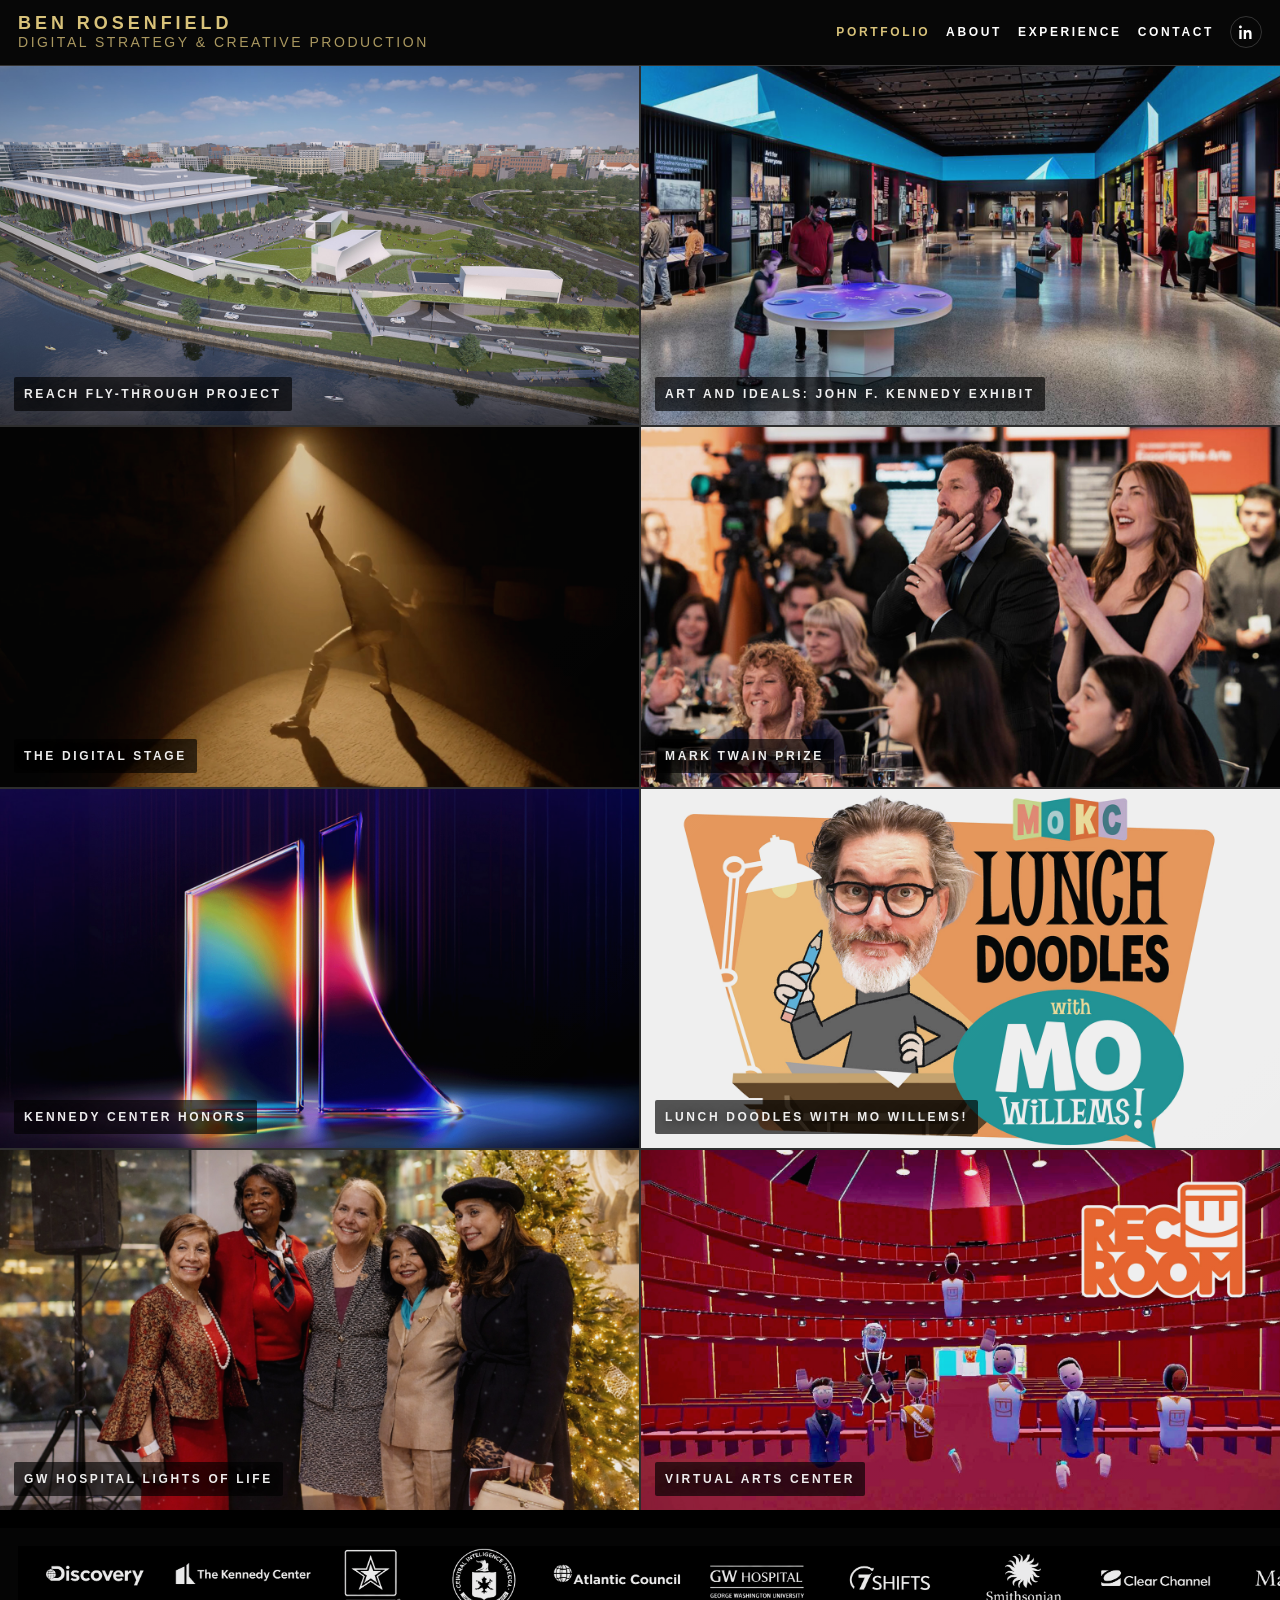
<file: index.html>
<!doctype html>
<html lang="en"><head>
<meta charset="utf-8"/><meta name="viewport" content="width=device-width, initial-scale=1"/><meta name="robots" content="noindex, nofollow"/>
<title>Ben Rosenfield — Home</title><link rel="stylesheet" href="styles.css"/></head>
<body>
<a class="skip" href="#main">Skip to content</a>

  <header class="header">
    <div class="brandwrap">
      <a href="index.html" class="brand">BEN ROSENFIELD</a>
      <div class="tagline">Digital Strategy &amp; Creative Production</div>
    </div>
    <nav class="nav" aria-label="Primary">
      <a href="index.html" aria-current="page">Portfolio</a>
      <a href="about.html">About</a>
      <a href="experience.html">Experience</a>
      <a href="contact.html">Contact</a>
      <a href="https://www.linkedin.com/in/brosenfield/" class="pill pill--icon" aria-label="LinkedIn"><svg aria-hidden="true" viewBox="0 0 24 24" focusable="false"><path d="M4.98 3.5C4.98 4.88 3.9 6 2.5 6S0 4.88 0 3.5 1.08 1 2.5 1s2.48 1.12 2.48 2.5zM0.5 8.5h4V24h-4V8.5zM8.5 8.5h3.8v2.1h.1c.5-1 1.9-2.1 4-2.1 4.3 0 5.1 2.8 5.1 6.5V24h-4v-7.5c0-1.8 0-4.1-2.5-4.1s-2.9 1.9-2.9 4V24h-4V8.5z"/></svg></a>
    </nav>
  </header>

<main id="main">
  <section class="section section--flush">
    <div class="bleed"><div class="grid">

      <a class="card" href="project-1.html">
        <div class="card__media">
          <img src="images/project-1.jpg" alt="Reach Fly-through Project" />
          <div class="overlay">Reach Fly-through Project</div>
        </div>
      </a>
      <a class="card" href="project-2.html">
        <div class="card__media">
          <img src="images/project-2.jpg" alt="Art and Ideals: John F. Kennedy Exhibit" />
          <div class="overlay">Art and Ideals: John F. Kennedy Exhibit</div>
        </div>
      </a>
      <a class="card" href="project-7.html">
        <div class="card__media">
          <img src="images/project-7.jpg" alt="The Digital Stage" />
          <div class="overlay">The Digital Stage</div>
        </div>
      </a>
      <a class="card" href="project-4.html">
        <div class="card__media">
          <img src="images/project-4.jpg" alt="Mark Twain Prize" />
          <div class="overlay">Mark Twain Prize</div>
        </div>
      </a>
      <a class="card" href="project-6.html">
        <div class="card__media">
          <img src="images/project-6.jpg" alt="Kennedy Center Honors" />
          <div class="overlay">Kennedy Center Honors</div>
        </div>
      </a>
      <a class="card" href="project-3.html">
        <div class="card__media">
          <img src="images/project-3.jpg" alt="LUNCH DOODLES with Mo Willems!" />
          <div class="overlay">LUNCH DOODLES with Mo Willems!</div>
        </div>
      </a>
      <a class="card" href="project-5.html">
        <div class="card__media">
          <img src="images/project-5.jpg" alt="GW Hospital Lights of Life" />
          <div class="overlay">GW Hospital Lights of Life</div>
        </div>
      </a>
      <a class="card" href="project-8.html">
        <div class="card__media">
          <img src="images/project-8.jpg" alt="Virtual Arts Center" />
          <div class="overlay">Virtual Arts Center</div>
        </div>
      </a>
    </div></div>
  </section>
  <section class="logo-strip" aria-label="Clients and partners">
    <div class="logo-strip__track">
      <img src="images/clients2.png" alt="Client and partner logos" />
      <img src="images/clients2.png" alt="Client and partner logos" aria-hidden="true" />
    </div>
  </section>
</main>
</body></html>
</file>
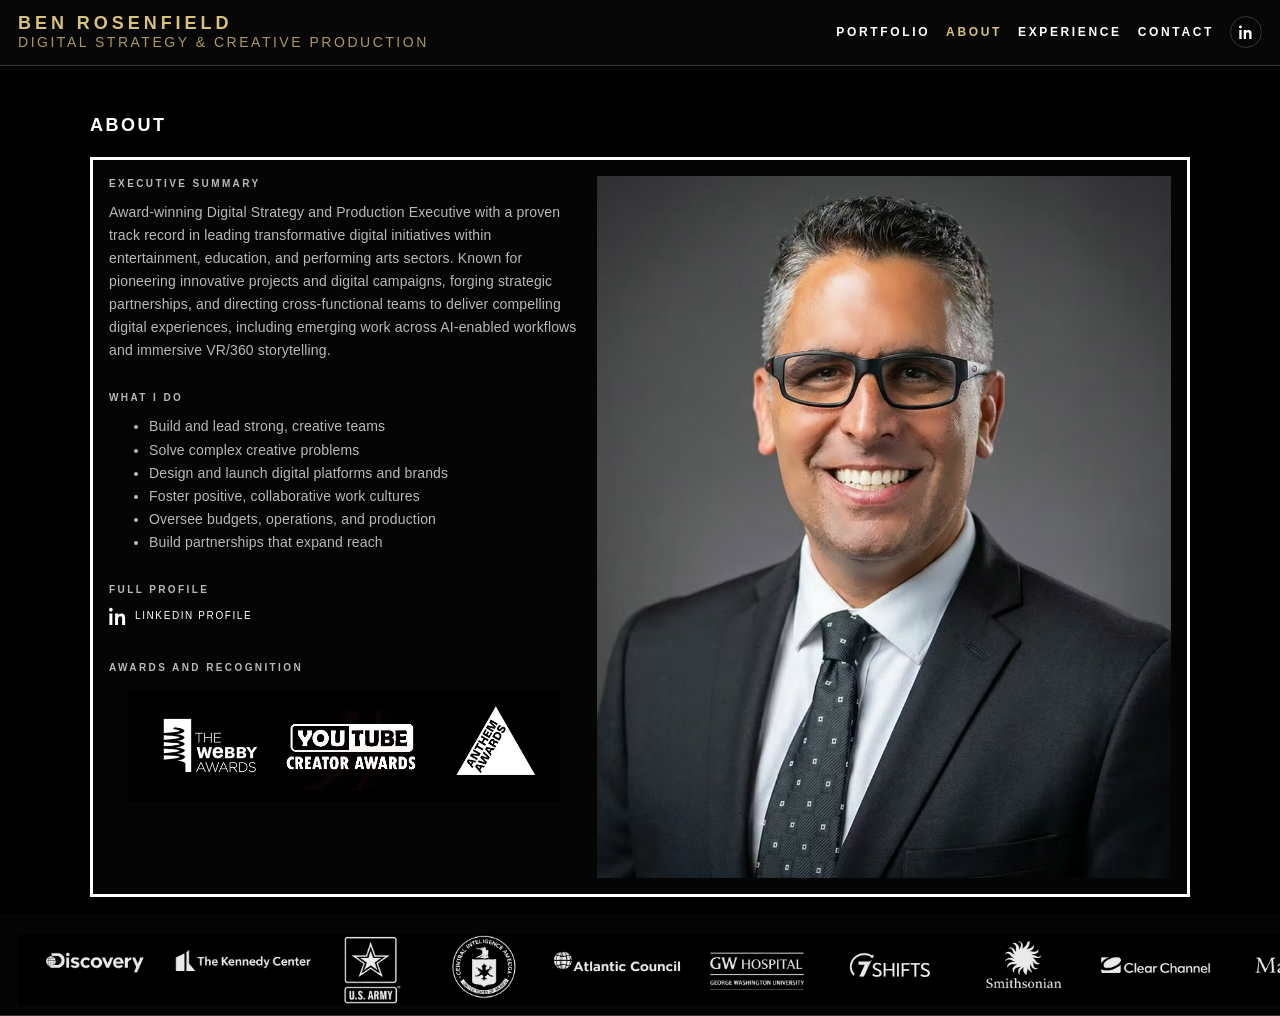
<file: about.html>
<!doctype html>
<html lang="en"><head>
<meta charset="utf-8"/><meta name="viewport" content="width=device-width, initial-scale=1"/><meta name="robots" content="noindex, nofollow"/>
<title>Ben Rosenfield — About</title><link rel="stylesheet" href="styles.css"/></head>
<body>
<a class="skip" href="#main">Skip to content</a>

  <header class="header">
    <div class="brandwrap">
      <a href="index.html" class="brand">BEN ROSENFIELD</a>
      <div class="tagline">Digital Strategy &amp; Creative Production</div>
    </div>
    <nav class="nav" aria-label="Primary">
      <a href="index.html">Portfolio</a>
      <a href="about.html" aria-current="page">About</a>
      <a href="experience.html">Experience</a>
      <a href="contact.html">Contact</a>
      <a href="https://www.linkedin.com/in/brosenfield/" class="pill pill--icon" aria-label="LinkedIn"><svg aria-hidden="true" viewBox="0 0 24 24" focusable="false"><path d="M4.98 3.5C4.98 4.88 3.9 6 2.5 6S0 4.88 0 3.5 1.08 1 2.5 1s2.48 1.12 2.48 2.5zM0.5 8.5h4V24h-4V8.5zM8.5 8.5h3.8v2.1h.1c.5-1 1.9-2.1 4-2.1 4.3 0 5.1 2.8 5.1 6.5V24h-4v-7.5c0-1.8 0-4.1-2.5-4.1s-2.9 1.9-2.9 4V24h-4V8.5z"/></svg></a>
    </nav>
  </header>

<main id="main">
    <section class="section">
      <div class="section__head"><h2>About</h2></div>

      <div class="about-card">
        <div class="about-top">
          <div class="block">
          <h3>Executive Summary</h3>
          <p>
            Award-winning Digital Strategy and Production Executive with a proven track record in leading transformative digital initiatives within entertainment,
            education, and performing arts sectors. Known for pioneering innovative projects and digital campaigns, forging strategic partnerships, and directing
            cross-functional teams to deliver compelling digital experiences, including emerging work across AI-enabled workflows and immersive VR/360 storytelling.
          </p>
          <h3>What I do</h3>
          <ul>
            <li>Build and lead strong, creative teams</li>
            <li>Solve complex creative problems</li>
            <li>Design and launch digital platforms and brands</li>
            <li>Foster positive, collaborative work cultures</li>
            <li>Oversee budgets, operations, and production</li>
            <li>Build partnerships that expand reach</li>
          </ul>
          <h3>Full profile</h3>
          <p>
            <a class="linkedin-link" href="https://www.linkedin.com/in/brosenfield/">
              <svg aria-hidden="true" viewBox="0 0 24 24" focusable="false">
                <path d="M4.98 3.5C4.98 4.88 3.9 6 2.5 6S0 4.88 0 3.5 1.08 1 2.5 1s2.48 1.12 2.48 2.5zM0.5 8.5h4V24h-4V8.5zM8.5 8.5h3.8v2.1h.1c.5-1 1.9-2.1 4-2.1 4.3 0 5.1 2.8 5.1 6.5V24h-4v-7.5c0-1.8 0-4.1-2.5-4.1s-2.9 1.9-2.9 4V24h-4V8.5z"/>
              </svg>
              <span>LinkedIn profile</span>
            </a>
          </p>
          <h3>Awards and Recognition</h3>
          <div class="awards-image">
            <img src="images/awards.jpg" alt="Awards and recognition" />
          </div>
          </div>

          <div class="photo">
            <img src="images/headshot.jpg" alt="Ben Rosenfield photo placeholder" />
          </div>
        </div>
      </div>
    </section>

    <section class="logo-strip" aria-label="Clients and partners">
      <div class="logo-strip__track">
        <img src="images/clients2.png" alt="Client and partner logos" />
        <img src="images/clients2.png" alt="Client and partner logos" aria-hidden="true" />
      </div>
    </section>
</main>
</body></html>
</file>
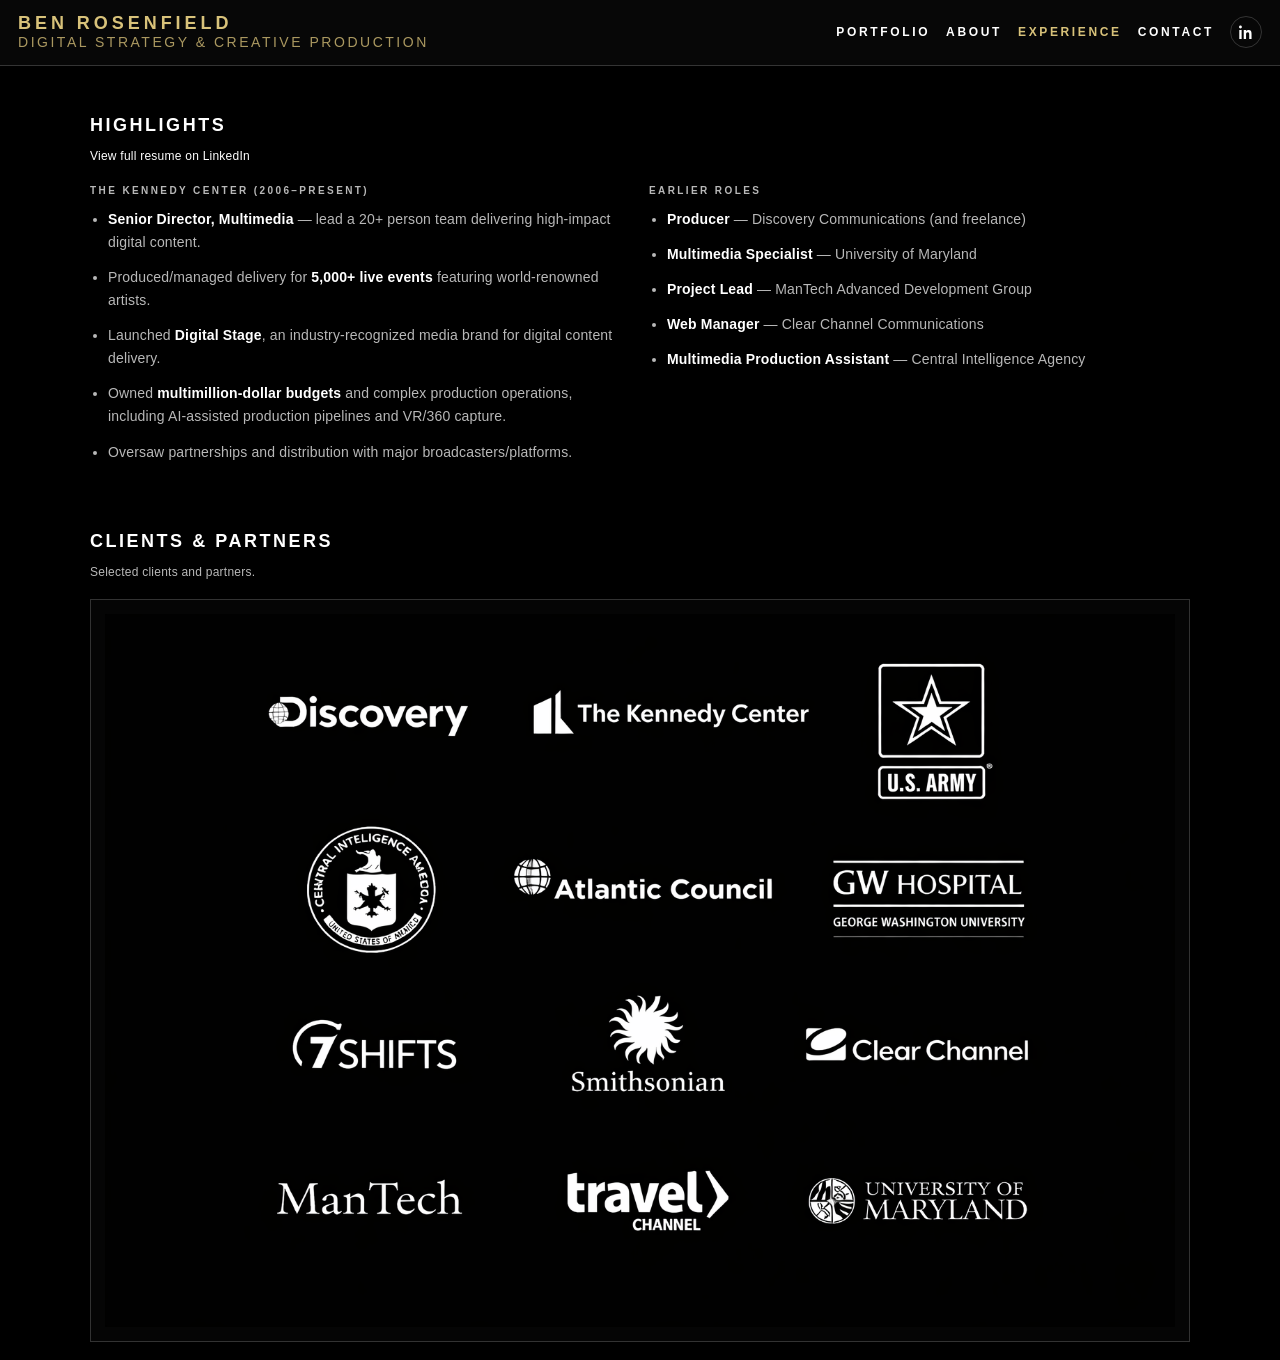
<file: experience.html>
<!doctype html>
<html lang="en"><head>
<meta charset="utf-8"/><meta name="viewport" content="width=device-width, initial-scale=1"/><meta name="robots" content="noindex, nofollow"/>
<title>Ben Rosenfield — Experience</title><link rel="stylesheet" href="styles.css"/></head>
<body>
<a class="skip" href="#main">Skip to content</a>

  <header class="header">
    <div class="brandwrap">
      <a href="index.html" class="brand">BEN ROSENFIELD</a>
      <div class="tagline">Digital Strategy &amp; Creative Production</div>
    </div>
    <nav class="nav" aria-label="Primary">
      <a href="index.html">Portfolio</a>
      <a href="about.html">About</a>
      <a href="experience.html" aria-current="page">Experience</a>
      <a href="contact.html">Contact</a>
      <a href="https://www.linkedin.com/in/brosenfield/" class="pill pill--icon" aria-label="LinkedIn"><svg aria-hidden="true" viewBox="0 0 24 24" focusable="false"><path d="M4.98 3.5C4.98 4.88 3.9 6 2.5 6S0 4.88 0 3.5 1.08 1 2.5 1s2.48 1.12 2.48 2.5zM0.5 8.5h4V24h-4V8.5zM8.5 8.5h3.8v2.1h.1c.5-1 1.9-2.1 4-2.1 4.3 0 5.1 2.8 5.1 6.5V24h-4v-7.5c0-1.8 0-4.1-2.5-4.1s-2.9 1.9-2.9 4V24h-4V8.5z"/></svg></a>
    </nav>
  </header>

<main id="main">
  <section class="section">
    <div class="section__head">
      <h2>Highlights</h2>
      <p class="subhead"><a href="https://www.linkedin.com/in/brosenfield/">View full resume on LinkedIn</a></p>
    </div>
    <div class="content content--two">
      <div class="panel">
        <h3>The Kennedy Center (2006–Present)</h3>
        <ul>
          <li><strong>Senior Director, Multimedia</strong> — lead a 20+ person team delivering high-impact digital content.</li>
          <li>Produced/managed delivery for <strong>5,000+ live events</strong> featuring world-renowned artists.</li>
          <li>Launched <strong>Digital Stage</strong>, an industry-recognized media brand for digital content delivery.</li>
          <li>Owned <strong>multimillion-dollar budgets</strong> and complex production operations, including AI-assisted production pipelines and VR/360 capture.</li>
          <li>Oversaw partnerships and distribution with major broadcasters/platforms.</li>
        </ul>
      </div>
      <div class="panel">
        <h3>Earlier roles</h3>
        <ul>
          <li><strong>Producer</strong> — Discovery Communications (and freelance)</li>
          <li><strong>Multimedia Specialist</strong> — University of Maryland</li>
          <li><strong>Project Lead</strong> — ManTech Advanced Development Group</li>
          <li><strong>Web Manager</strong> — Clear Channel Communications</li>
          <li><strong>Multimedia Production Assistant</strong> — Central Intelligence Agency</li>
        </ul>
      </div>
    </div>
  </section>

  <section class="section">
    <div class="section__head">
      <h2>Clients & Partners</h2>
      <p class="subhead">Selected clients and partners.</p>
    </div>
    
      <div style="max-width:var(--max);margin:0 auto;">
        <div style="border:1px solid var(--hair); background:rgba(255,255,255,.02); padding:14px;">
          <img src="images/clients.png" alt="Client and partner logos" style="width:100%; height:auto; display:block;" />
        </div>
      </div>
    
    </div>
  </section>
</main>
</body></html>
</file>
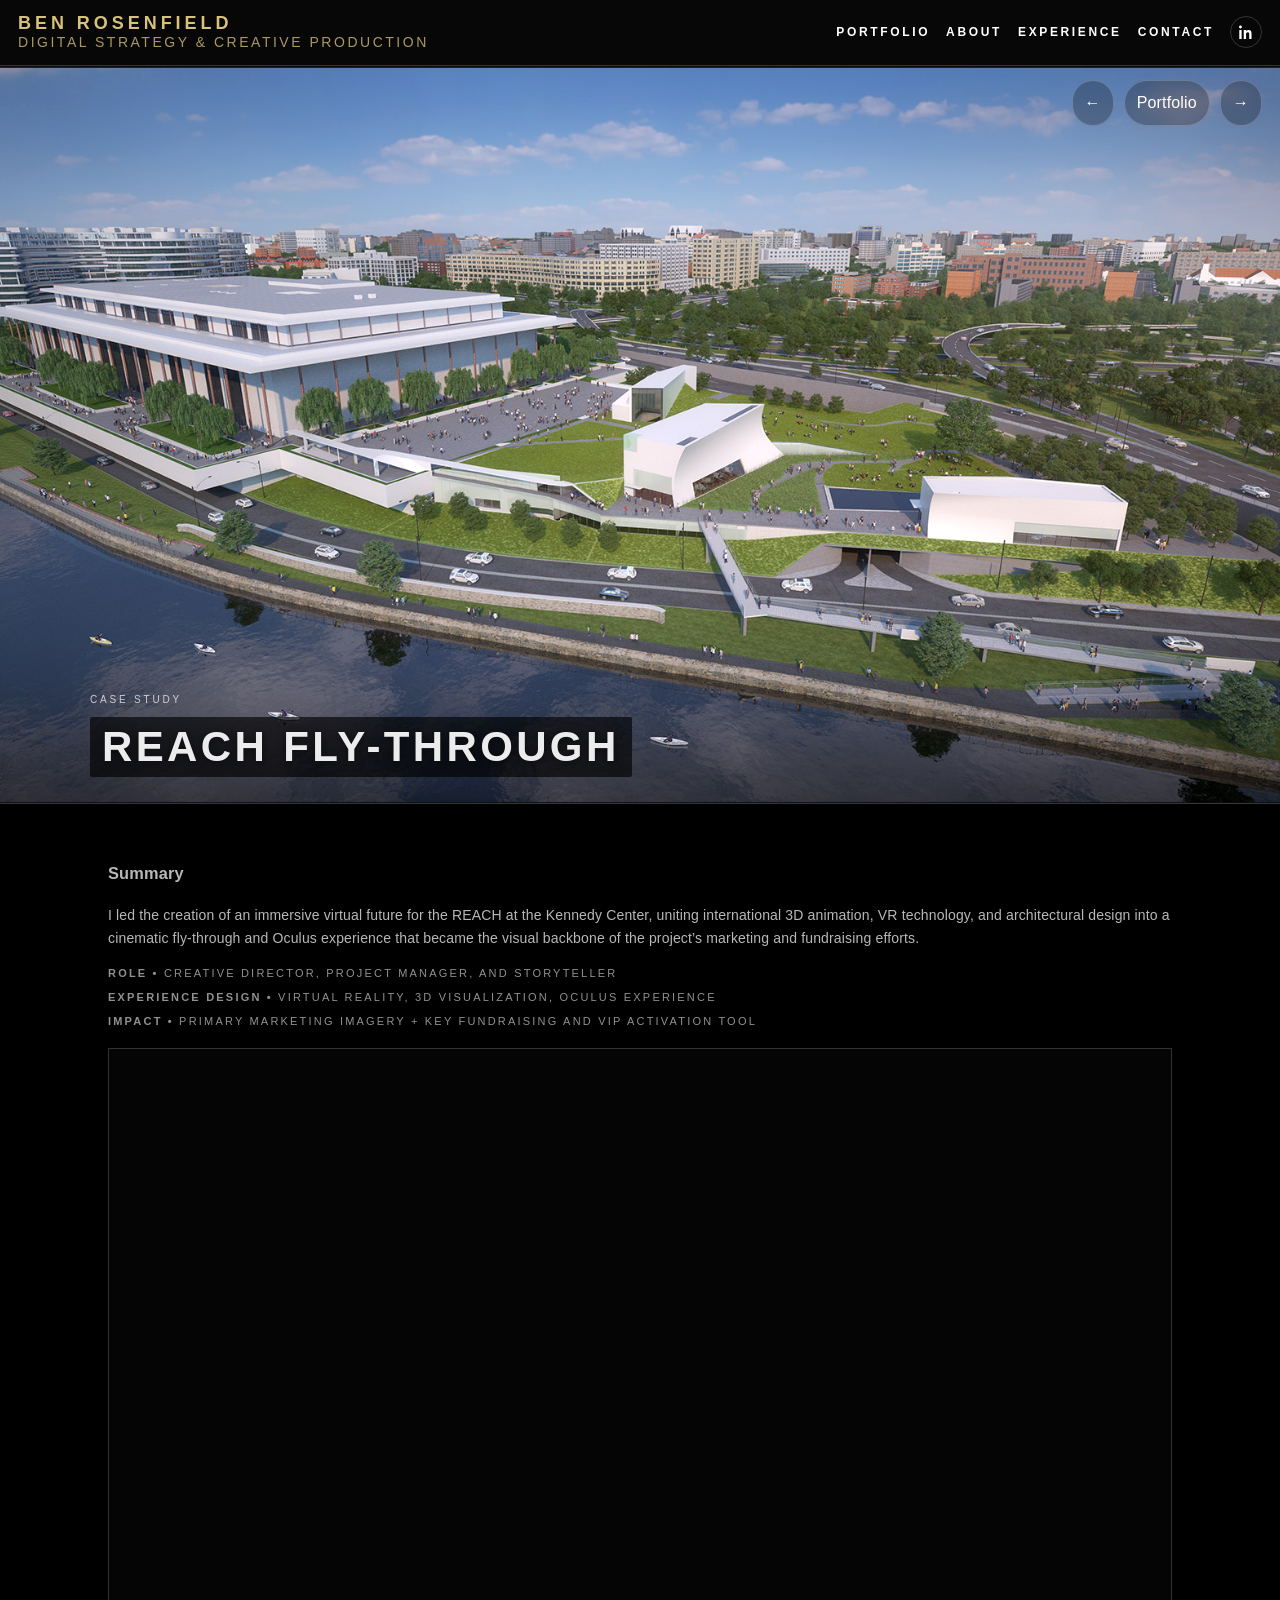
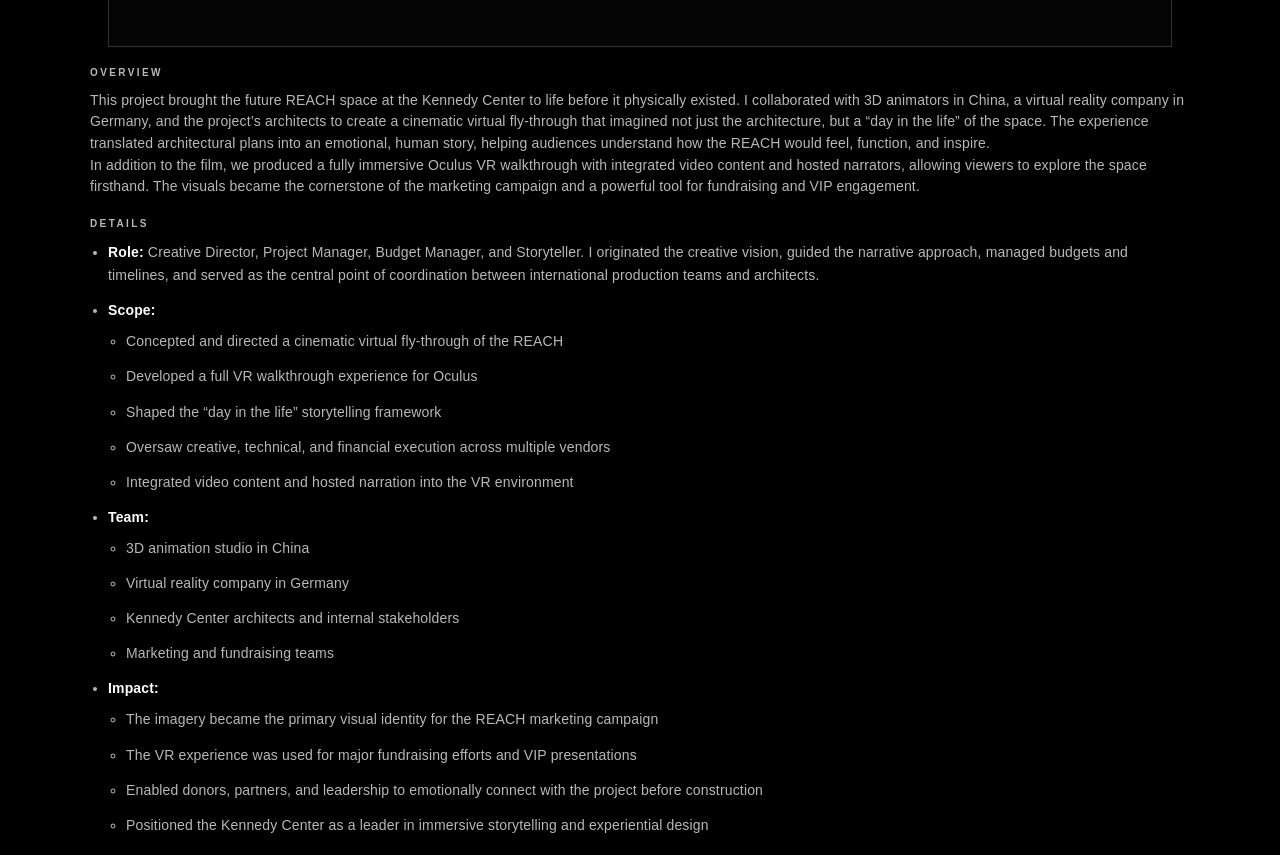
<file: project-1.html>
<!doctype html>
<html lang="en"><head>
<meta charset="utf-8"/><meta name="viewport" content="width=device-width, initial-scale=1"/><meta name="robots" content="noindex, nofollow"/>
<title>Ben Rosenfield — Reach Fly-through</title><link rel="stylesheet" href="styles.css"/></head>
<body>
<a class="skip" href="#main">Skip to content</a>

  <header class="header">
    <div class="brandwrap">
      <a href="index.html" class="brand">BEN ROSENFIELD</a>
      <div class="tagline">Digital Strategy &amp; Creative Production</div>
    </div>
    <nav class="nav" aria-label="Primary">
      <a href="index.html">Portfolio</a>
      <a href="about.html">About</a>
      <a href="experience.html">Experience</a>
      <a href="contact.html">Contact</a>
      <a href="https://www.linkedin.com/in/brosenfield/" class="pill pill--icon" aria-label="LinkedIn"><svg aria-hidden="true" viewBox="0 0 24 24" focusable="false"><path d="M4.98 3.5C4.98 4.88 3.9 6 2.5 6S0 4.88 0 3.5 1.08 1 2.5 1s2.48 1.12 2.48 2.5zM0.5 8.5h4V24h-4V8.5zM8.5 8.5h3.8v2.1h.1c.5-1 1.9-2.1 4-2.1 4.3 0 5.1 2.8 5.1 6.5V24h-4v-7.5c0-1.8 0-4.1-2.5-4.1s-2.9 1.9-2.9 4V24h-4V8.5z"/></svg></a>
    </nav>
  </header>

<main id="main">
  
  <section class="cover-bleed">
    <div class="project-cover" aria-label="Project cover image">
      <img src="images/project-1.jpg" alt="Reach Fly-through cover" />
      <div class="cover-nav" aria-label="Project navigation">
        <a href="project-8.html" aria-label="Previous project">←</a>
        <a href="index.html" aria-label="Back to home">Portfolio</a>
        <a href="project-2.html" aria-label="Next project">→</a>
      </div>
      <div class="cover-inner">
        <div class="cover-max">
          <p class="cover-kicker">Case Study</p>
          <h1 class="cover-title"><span class="cover-title-box">Reach Fly-through</span></h1>
        </div>
      </div>
    </div>
  </section>
<section class="section" style="padding-top:22px;">
      <div class="project-meta">
        <h3>Summary</h3>
        <p>I led the creation of an immersive virtual future for the REACH at the Kennedy Center, uniting international 3D animation, VR technology, and architectural design into a cinematic fly-through and Oculus experience that became the visual backbone of the project’s marketing and fundraising efforts.</p>
        <div class="meta-row meta-row--stack">
          <span><strong>Role •</strong> Creative Director, Project Manager, and Storyteller</span>
          <span><strong>Experience Design •</strong> Virtual Reality, 3D Visualization, Oculus Experience</span>
          <span><strong>Impact •</strong> Primary marketing imagery + key fundraising and VIP activation tool</span>
        </div>
      
      <div class="embed">
        <div class="embed__frame">
          <iframe
            src="https://www.youtube.com/embed/8PKVQceFPK0"
            title="YouTube video player"
            loading="lazy"
            allow="accelerometer; autoplay; clipboard-write; encrypted-media; gyroscope; picture-in-picture; web-share"
            referrerpolicy="strict-origin-when-cross-origin"
            allowfullscreen
          ></iframe>
        </div>
      </div>
</div>

    <div class="project-body project-body--stack">
      <div class="panel">
        <h3>Overview</h3>
        <p>This project brought the future REACH space at the Kennedy Center to life before it physically existed. I collaborated with 3D animators in China, a virtual reality company in Germany, and the project’s architects to create a cinematic virtual fly-through that imagined not just the architecture, but a “day in the life” of the space. The experience translated architectural plans into an emotional, human story, helping audiences understand how the REACH would feel, function, and inspire.</p>
        <p>In addition to the film, we produced a fully immersive Oculus VR walkthrough with integrated video content and hosted narrators, allowing viewers to explore the space firsthand. The visuals became the cornerstone of the marketing campaign and a powerful tool for fundraising and VIP engagement.</p>
      </div>
      <div class="panel">
        <h3>Details</h3>
        <ul>
          <li><strong>Role:</strong> Creative Director, Project Manager, Budget Manager, and Storyteller. I originated the creative vision, guided the narrative approach, managed budgets and timelines, and served as the central point of coordination between international production teams and architects.</li>
          <li><strong>Scope:</strong>
            <ul>
              <li>Concepted and directed a cinematic virtual fly-through of the REACH</li>
              <li>Developed a full VR walkthrough experience for Oculus</li>
              <li>Shaped the “day in the life” storytelling framework</li>
              <li>Oversaw creative, technical, and financial execution across multiple vendors</li>
              <li>Integrated video content and hosted narration into the VR environment</li>
            </ul>
          </li>
          <li><strong>Team:</strong>
            <ul>
              <li>3D animation studio in China</li>
              <li>Virtual reality company in Germany</li>
              <li>Kennedy Center architects and internal stakeholders</li>
              <li>Marketing and fundraising teams</li>
            </ul>
          </li>
          <li><strong>Impact:</strong>
            <ul>
              <li>The imagery became the primary visual identity for the REACH marketing campaign</li>
              <li>The VR experience was used for major fundraising efforts and VIP presentations</li>
              <li>Enabled donors, partners, and leadership to emotionally connect with the project before construction</li>
              <li>Positioned the Kennedy Center as a leader in immersive storytelling and experiential design</li>
            </ul>
          </li>
        </ul>
      </div>
    </div>
  </section>
</main>
</body></html>
</file>
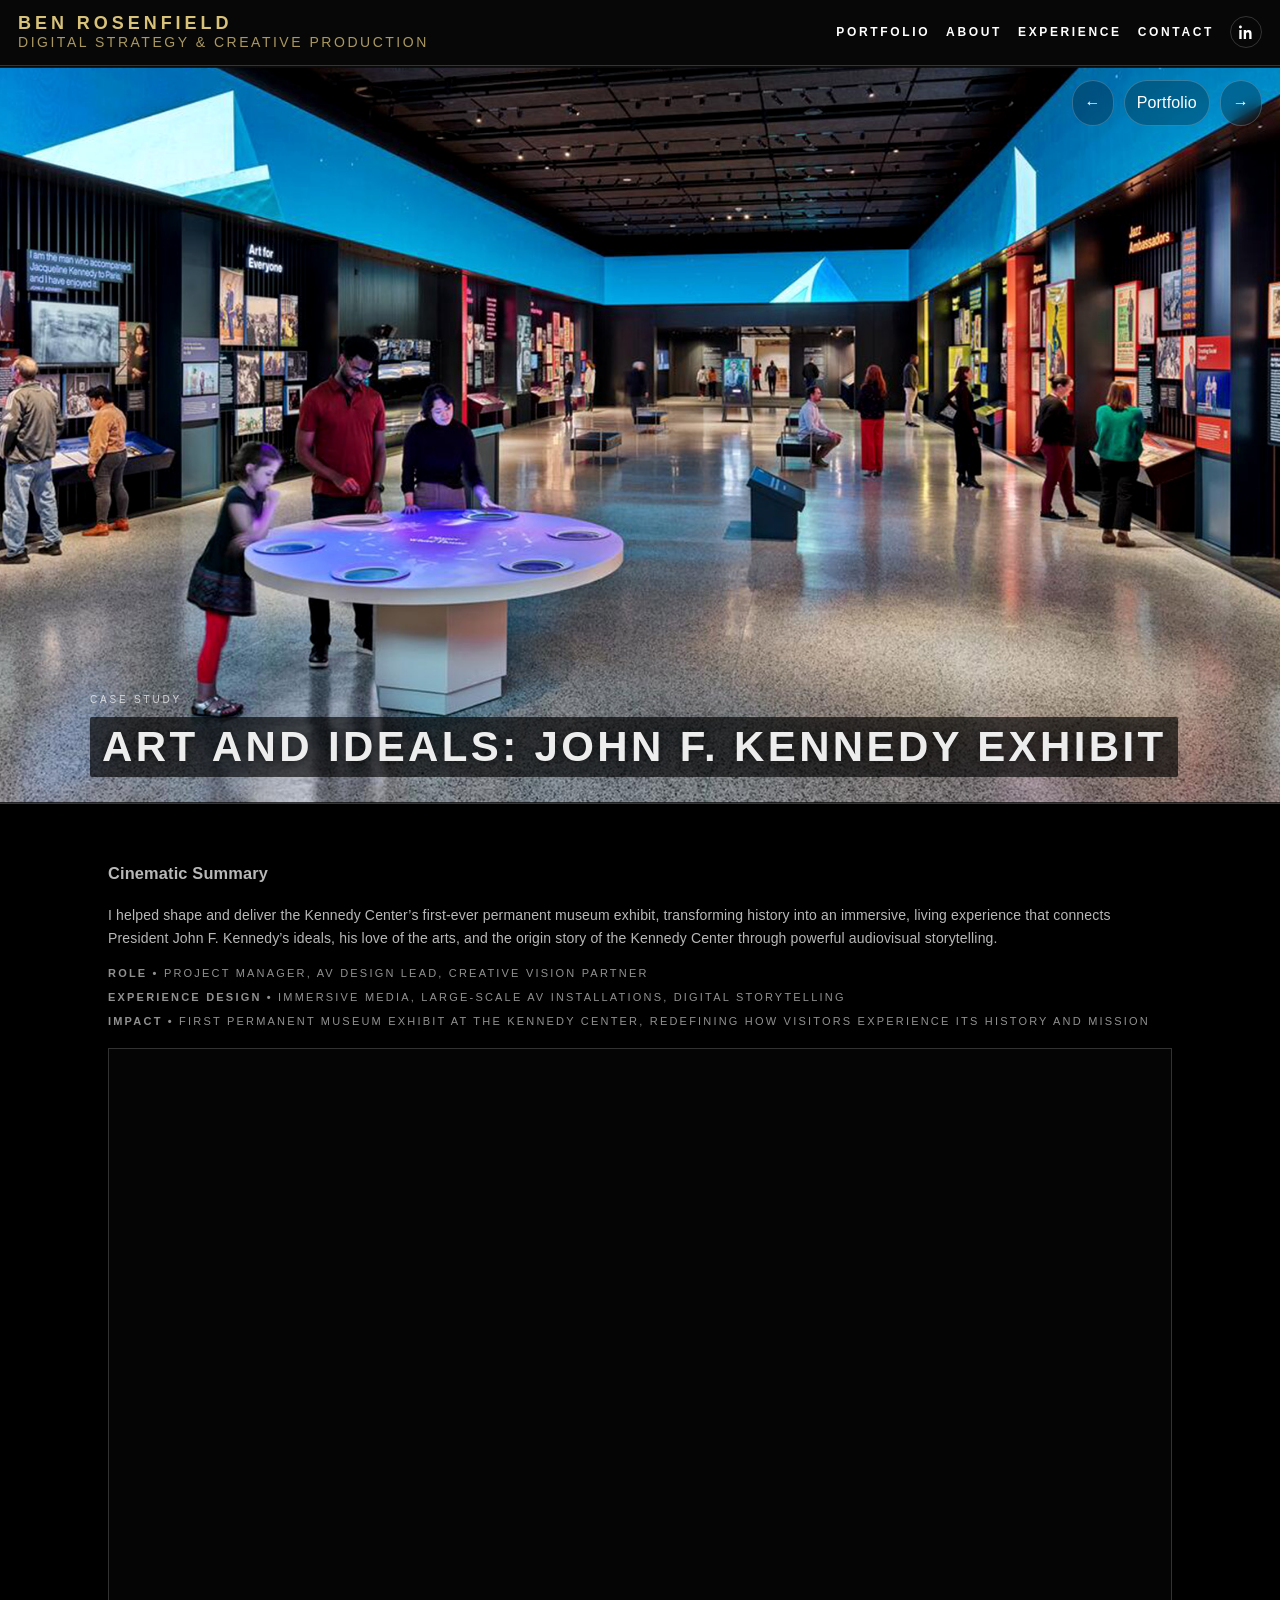
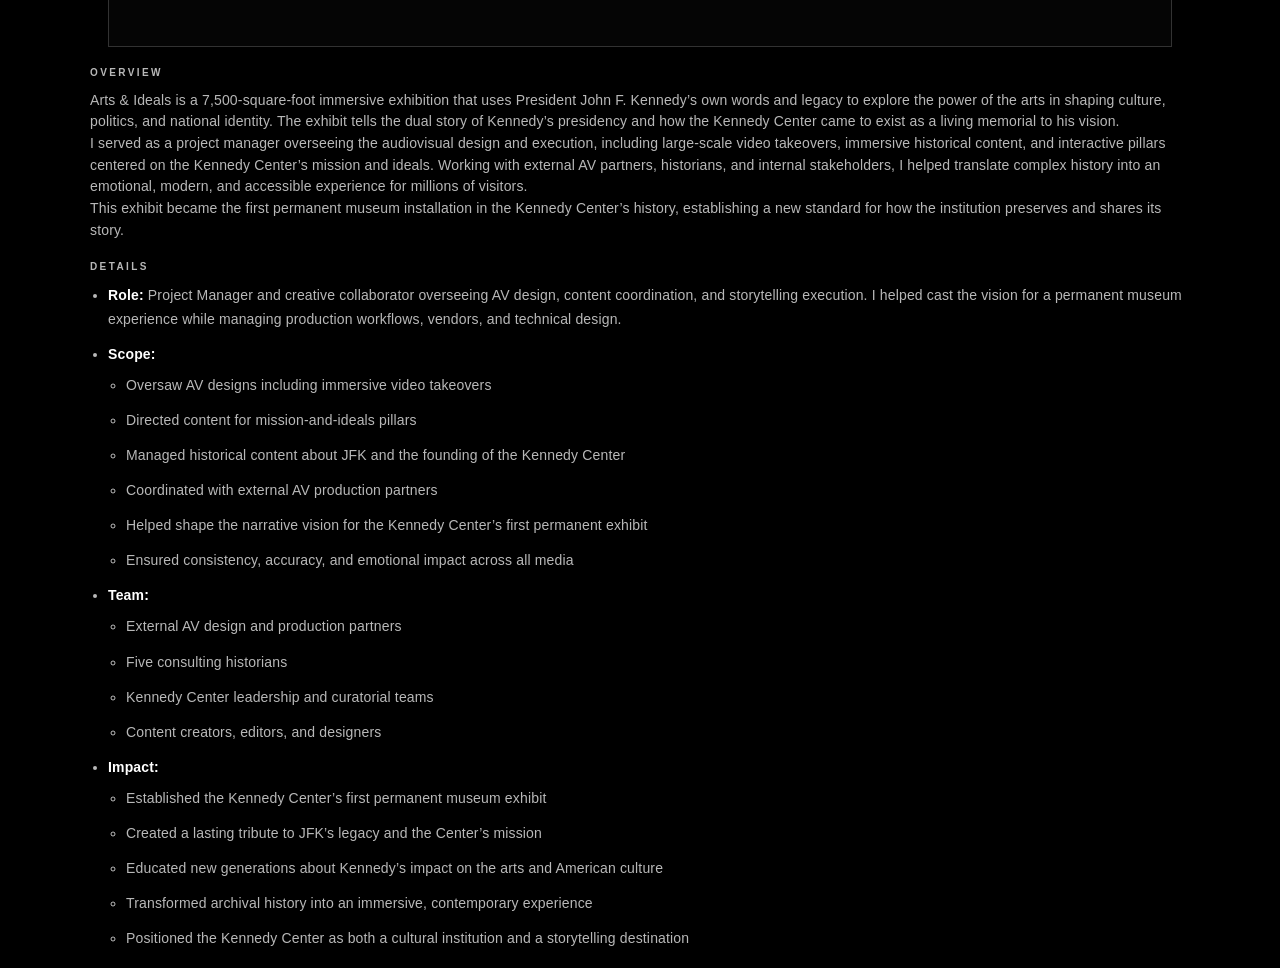
<file: project-2.html>
<!doctype html>
<html lang="en"><head>
<meta charset="utf-8"/><meta name="viewport" content="width=device-width, initial-scale=1"/><meta name="robots" content="noindex, nofollow"/>
<title>Ben Rosenfield — Art and Ideals: John F. Kennedy Exhibit</title><link rel="stylesheet" href="styles.css"/></head>
<body>
<a class="skip" href="#main">Skip to content</a>

  <header class="header">
    <div class="brandwrap">
      <a href="index.html" class="brand">BEN ROSENFIELD</a>
      <div class="tagline">Digital Strategy &amp; Creative Production</div>
    </div>
    <nav class="nav" aria-label="Primary">
      <a href="index.html">Portfolio</a>
      <a href="about.html">About</a>
      <a href="experience.html">Experience</a>
      <a href="contact.html">Contact</a>
      <a href="https://www.linkedin.com/in/brosenfield/" class="pill pill--icon" aria-label="LinkedIn"><svg aria-hidden="true" viewBox="0 0 24 24" focusable="false"><path d="M4.98 3.5C4.98 4.88 3.9 6 2.5 6S0 4.88 0 3.5 1.08 1 2.5 1s2.48 1.12 2.48 2.5zM0.5 8.5h4V24h-4V8.5zM8.5 8.5h3.8v2.1h.1c.5-1 1.9-2.1 4-2.1 4.3 0 5.1 2.8 5.1 6.5V24h-4v-7.5c0-1.8 0-4.1-2.5-4.1s-2.9 1.9-2.9 4V24h-4V8.5z"/></svg></a>
    </nav>
  </header>

<main id="main">
  
  <section class="cover-bleed">
    <div class="project-cover" aria-label="Project cover image">
      <img src="images/project-2.jpg" alt="Art and Ideals: John F. Kennedy Exhibit cover" />
      <div class="cover-nav" aria-label="Project navigation">
        <a href="project-1.html" aria-label="Previous project">←</a>
        <a href="index.html" aria-label="Back to home">Portfolio</a>
        <a href="project-3.html" aria-label="Next project">→</a>
      </div>
      <div class="cover-inner">
        <div class="cover-max">
          <p class="cover-kicker">Case Study</p>
          <h1 class="cover-title"><span class="cover-title-box">Art and Ideals: John F. Kennedy Exhibit</span></h1>
        </div>
      </div>
    </div>
  </section>
<section class="section" style="padding-top:22px;">
      <div class="project-meta">
        <h3>Cinematic Summary</h3>
        <p>I helped shape and deliver the Kennedy Center’s first-ever permanent museum exhibit, transforming history into an immersive, living experience that connects President John F. Kennedy’s ideals, his love of the arts, and the origin story of the Kennedy Center through powerful audiovisual storytelling.</p>
        <div class="meta-row meta-row--stack">
          <span><strong>Role •</strong> Project Manager, AV Design Lead, Creative Vision Partner</span>
          <span><strong>Experience Design •</strong> Immersive Media, Large-Scale AV Installations, Digital Storytelling</span>
          <span><strong>Impact •</strong> First permanent museum exhibit at the Kennedy Center, redefining how visitors experience its history and mission</span>
        </div>
      
      <div class="embed">
        <div class="embed__frame">
          <iframe
            src="https://www.youtube.com/embed/775FDTDYkMM"
            title="YouTube video player"
            loading="lazy"
            allow="accelerometer; autoplay; clipboard-write; encrypted-media; gyroscope; picture-in-picture; web-share"
            referrerpolicy="strict-origin-when-cross-origin"
            allowfullscreen
          ></iframe>
        </div>
      </div>
</div>

    <div class="project-body project-body--stack">
      <div class="panel">
        <h3>Overview</h3>
        <p>Arts &amp; Ideals is a 7,500-square-foot immersive exhibition that uses President John F. Kennedy’s own words and legacy to explore the power of the arts in shaping culture, politics, and national identity. The exhibit tells the dual story of Kennedy’s presidency and how the Kennedy Center came to exist as a living memorial to his vision.</p>
        <p>I served as a project manager overseeing the audiovisual design and execution, including large-scale video takeovers, immersive historical content, and interactive pillars centered on the Kennedy Center’s mission and ideals. Working with external AV partners, historians, and internal stakeholders, I helped translate complex history into an emotional, modern, and accessible experience for millions of visitors.</p>
        <p>This exhibit became the first permanent museum installation in the Kennedy Center’s history, establishing a new standard for how the institution preserves and shares its story.</p>
      </div>
      <div class="panel">
        <h3>Details</h3>
        <ul>
          <li><strong>Role:</strong> Project Manager and creative collaborator overseeing AV design, content coordination, and storytelling execution. I helped cast the vision for a permanent museum experience while managing production workflows, vendors, and technical design.</li>
          <li><strong>Scope:</strong>
            <ul>
              <li>Oversaw AV designs including immersive video takeovers</li>
              <li>Directed content for mission-and-ideals pillars</li>
              <li>Managed historical content about JFK and the founding of the Kennedy Center</li>
              <li>Coordinated with external AV production partners</li>
              <li>Helped shape the narrative vision for the Kennedy Center’s first permanent exhibit</li>
              <li>Ensured consistency, accuracy, and emotional impact across all media</li>
            </ul>
          </li>
          <li><strong>Team:</strong>
            <ul>
              <li>External AV design and production partners</li>
              <li>Five consulting historians</li>
              <li>Kennedy Center leadership and curatorial teams</li>
              <li>Content creators, editors, and designers</li>
            </ul>
          </li>
          <li><strong>Impact:</strong>
            <ul>
              <li>Established the Kennedy Center’s first permanent museum exhibit</li>
              <li>Created a lasting tribute to JFK’s legacy and the Center’s mission</li>
              <li>Educated new generations about Kennedy’s impact on the arts and American culture</li>
              <li>Transformed archival history into an immersive, contemporary experience</li>
              <li>Positioned the Kennedy Center as both a cultural institution and a storytelling destination</li>
            </ul>
          </li>
        </ul>
      </div>
    </div>
  </section>
</main>
</body></html>
</file>
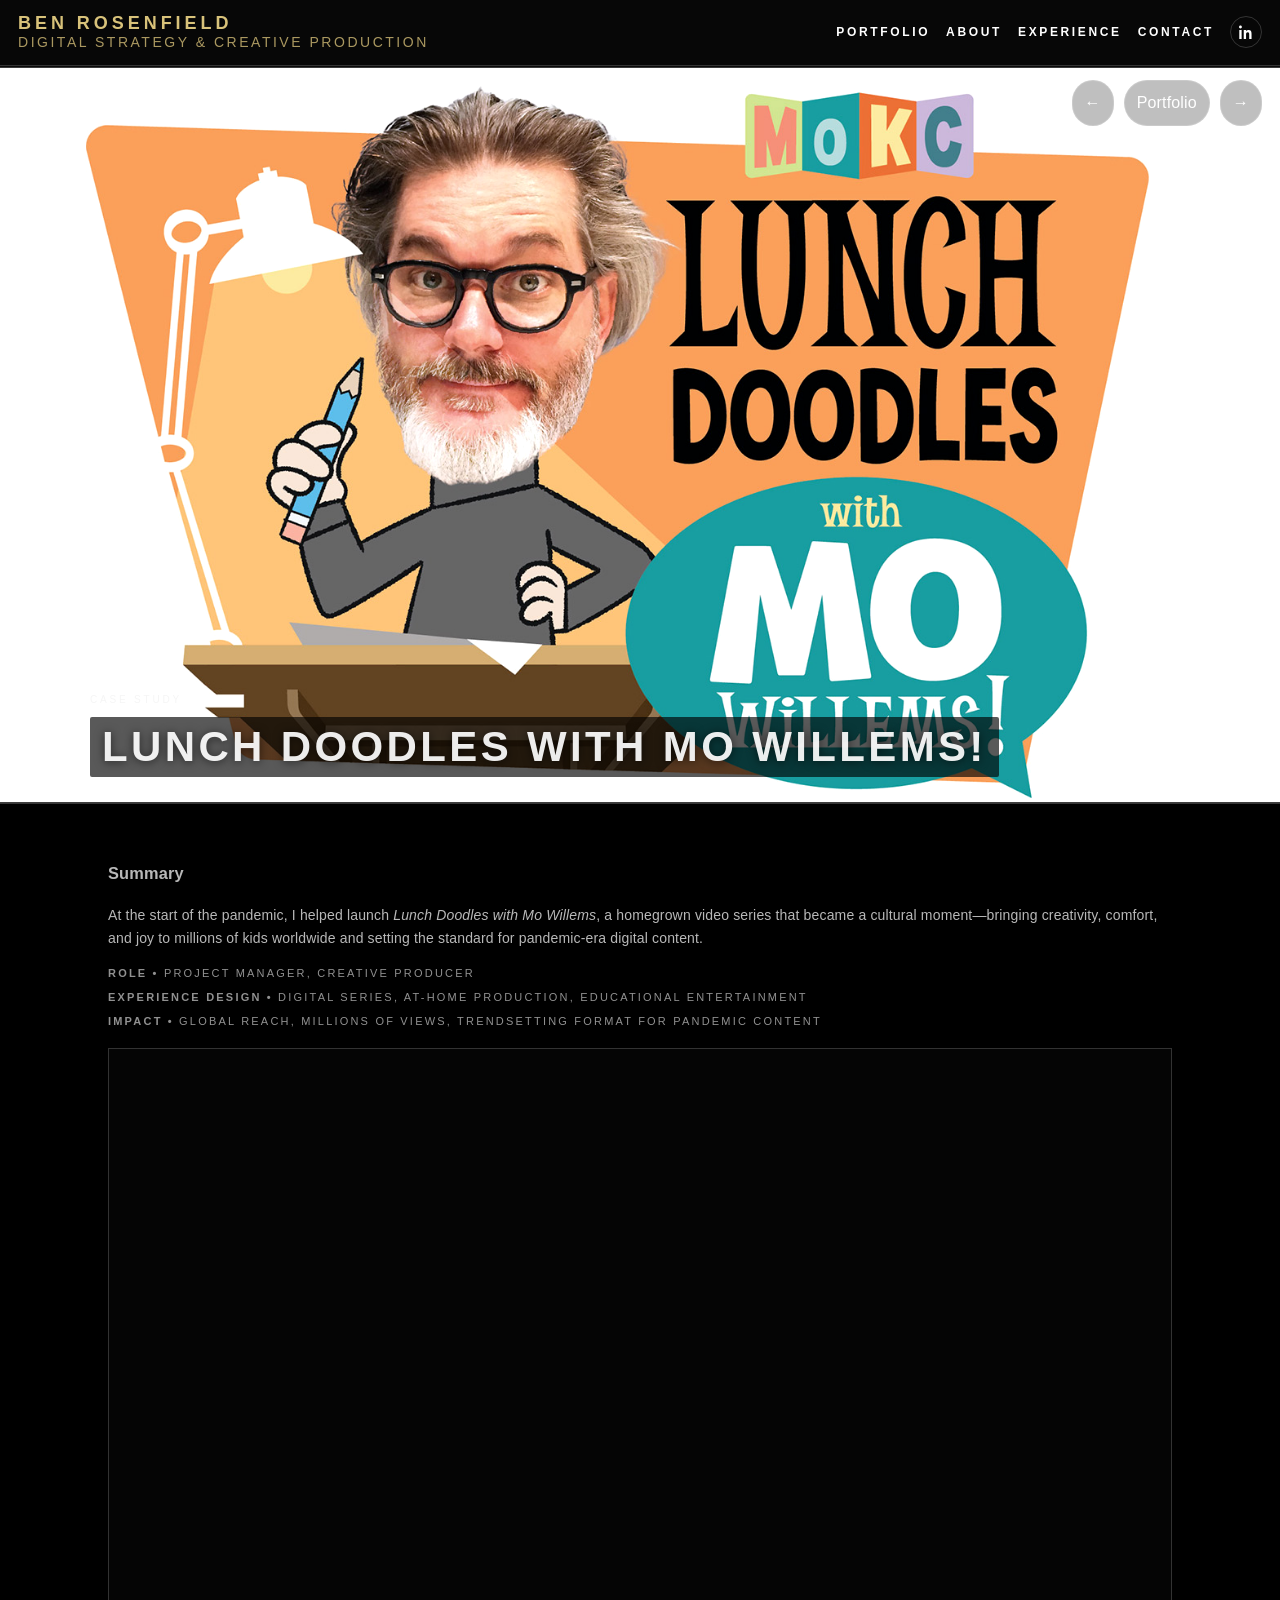
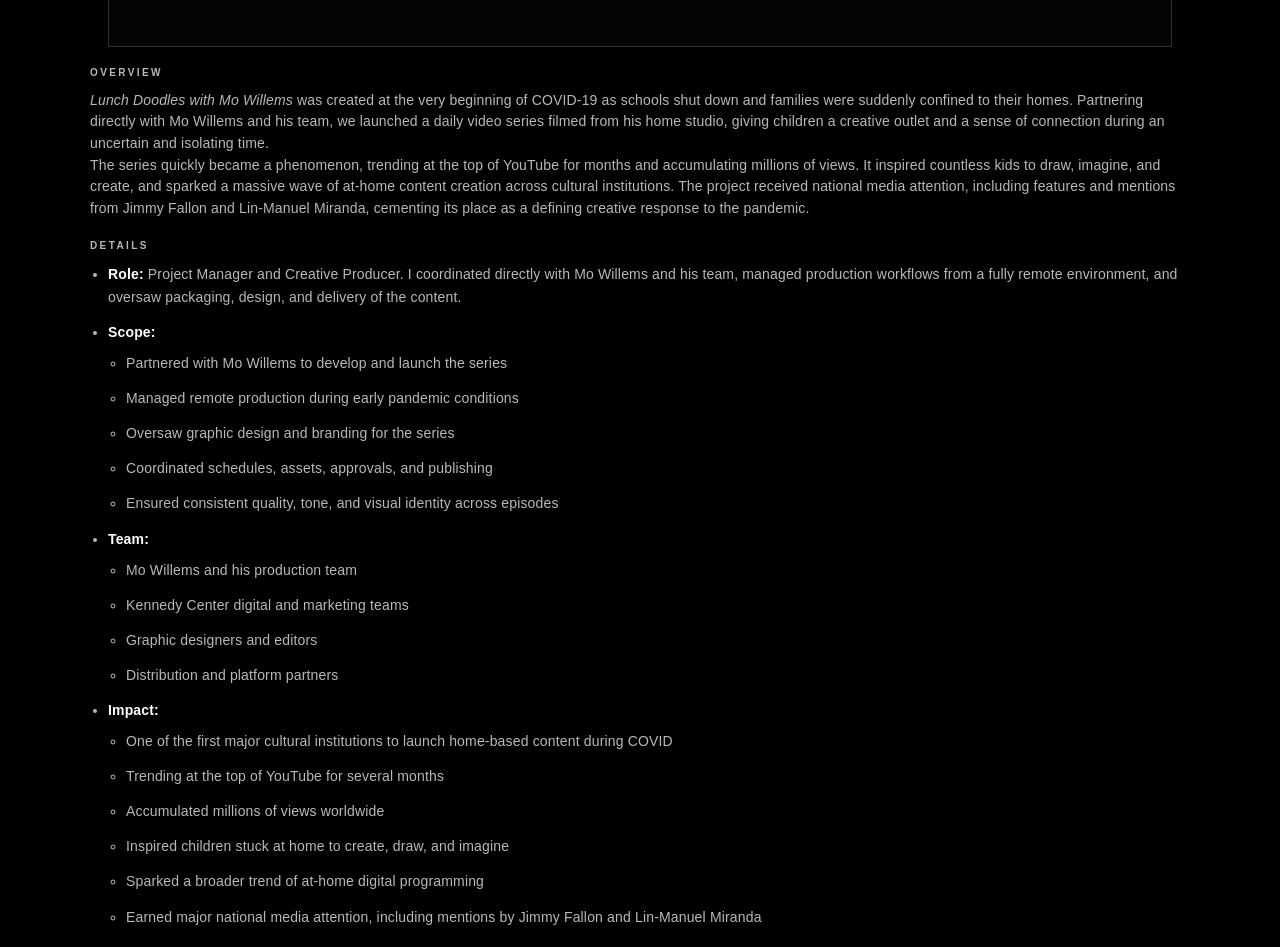
<file: project-3.html>
<!doctype html>
<html lang="en"><head>
<meta charset="utf-8"/><meta name="viewport" content="width=device-width, initial-scale=1"/><meta name="robots" content="noindex, nofollow"/>
<title>Ben Rosenfield — LUNCH DOODLES with Mo Willems!</title><link rel="stylesheet" href="styles.css"/></head>
<body>
<a class="skip" href="#main">Skip to content</a>

  <header class="header">
    <div class="brandwrap">
      <a href="index.html" class="brand">BEN ROSENFIELD</a>
      <div class="tagline">Digital Strategy &amp; Creative Production</div>
    </div>
    <nav class="nav" aria-label="Primary">
      <a href="index.html">Portfolio</a>
      <a href="about.html">About</a>
      <a href="experience.html">Experience</a>
      <a href="contact.html">Contact</a>
      <a href="https://www.linkedin.com/in/brosenfield/" class="pill pill--icon" aria-label="LinkedIn"><svg aria-hidden="true" viewBox="0 0 24 24" focusable="false"><path d="M4.98 3.5C4.98 4.88 3.9 6 2.5 6S0 4.88 0 3.5 1.08 1 2.5 1s2.48 1.12 2.48 2.5zM0.5 8.5h4V24h-4V8.5zM8.5 8.5h3.8v2.1h.1c.5-1 1.9-2.1 4-2.1 4.3 0 5.1 2.8 5.1 6.5V24h-4v-7.5c0-1.8 0-4.1-2.5-4.1s-2.9 1.9-2.9 4V24h-4V8.5z"/></svg></a>
    </nav>
  </header>

<main id="main">
  
  <section class="cover-bleed">
    <div class="project-cover" aria-label="Project cover image">
      <img src="images/project-3.jpg" alt="LUNCH DOODLES with Mo Willems! cover" />
      <div class="cover-nav" aria-label="Project navigation">
        <a href="project-2.html" aria-label="Previous project">←</a>
        <a href="index.html" aria-label="Back to home">Portfolio</a>
        <a href="project-4.html" aria-label="Next project">→</a>
      </div>
      <div class="cover-inner">
        <div class="cover-max">
          <p class="cover-kicker">Case Study</p>
          <h1 class="cover-title"><span class="cover-title-box">LUNCH DOODLES with Mo Willems!</span></h1>
        </div>
      </div>
    </div>
  </section>
<section class="section" style="padding-top:22px;">
      <div class="project-meta">
        <h3>Summary</h3>
        <p>At the start of the pandemic, I helped launch <em>Lunch Doodles with Mo Willems</em>, a homegrown video series that became a cultural moment—bringing creativity, comfort, and joy to millions of kids worldwide and setting the standard for pandemic-era digital content.</p>
        <div class="meta-row meta-row--stack">
          <span><strong>Role •</strong> Project Manager, Creative Producer</span>
          <span><strong>Experience Design •</strong> Digital Series, At-Home Production, Educational Entertainment</span>
          <span><strong>Impact •</strong> Global reach, millions of views, trendsetting format for pandemic content</span>
        </div>
      
      <div class="embed">
        <div class="embed__frame">
          <iframe
            src="https://www.youtube.com/embed/R1P5nf_l2Uc"
            title="YouTube video player"
            loading="lazy"
            allow="accelerometer; autoplay; clipboard-write; encrypted-media; gyroscope; picture-in-picture; web-share"
            referrerpolicy="strict-origin-when-cross-origin"
            allowfullscreen
          ></iframe>
        </div>
      </div>
</div>

    <div class="project-body project-body--stack">
      <div class="panel">
        <h3>Overview</h3>
        <p><em>Lunch Doodles with Mo Willems</em> was created at the very beginning of COVID-19 as schools shut down and families were suddenly confined to their homes. Partnering directly with Mo Willems and his team, we launched a daily video series filmed from his home studio, giving children a creative outlet and a sense of connection during an uncertain and isolating time.</p>
        <p>The series quickly became a phenomenon, trending at the top of YouTube for months and accumulating millions of views. It inspired countless kids to draw, imagine, and create, and sparked a massive wave of at-home content creation across cultural institutions. The project received national media attention, including features and mentions from Jimmy Fallon and Lin-Manuel Miranda, cementing its place as a defining creative response to the pandemic.</p>
      </div>
      <div class="panel">
        <h3>Details</h3>
        <ul>
          <li><strong>Role:</strong> Project Manager and Creative Producer. I coordinated directly with Mo Willems and his team, managed production workflows from a fully remote environment, and oversaw packaging, design, and delivery of the content.</li>
          <li><strong>Scope:</strong>
            <ul>
              <li>Partnered with Mo Willems to develop and launch the series</li>
              <li>Managed remote production during early pandemic conditions</li>
              <li>Oversaw graphic design and branding for the series</li>
              <li>Coordinated schedules, assets, approvals, and publishing</li>
              <li>Ensured consistent quality, tone, and visual identity across episodes</li>
            </ul>
          </li>
          <li><strong>Team:</strong>
            <ul>
              <li>Mo Willems and his production team</li>
              <li>Kennedy Center digital and marketing teams</li>
              <li>Graphic designers and editors</li>
              <li>Distribution and platform partners</li>
            </ul>
          </li>
          <li><strong>Impact:</strong>
            <ul>
              <li>One of the first major cultural institutions to launch home-based content during COVID</li>
              <li>Trending at the top of YouTube for several months</li>
              <li>Accumulated millions of views worldwide</li>
              <li>Inspired children stuck at home to create, draw, and imagine</li>
              <li>Sparked a broader trend of at-home digital programming</li>
              <li>Earned major national media attention, including mentions by Jimmy Fallon and Lin-Manuel Miranda</li>
            </ul>
          </li>
        </ul>
      </div>
    </div>
  </section>
</main>
</body></html>
</file>
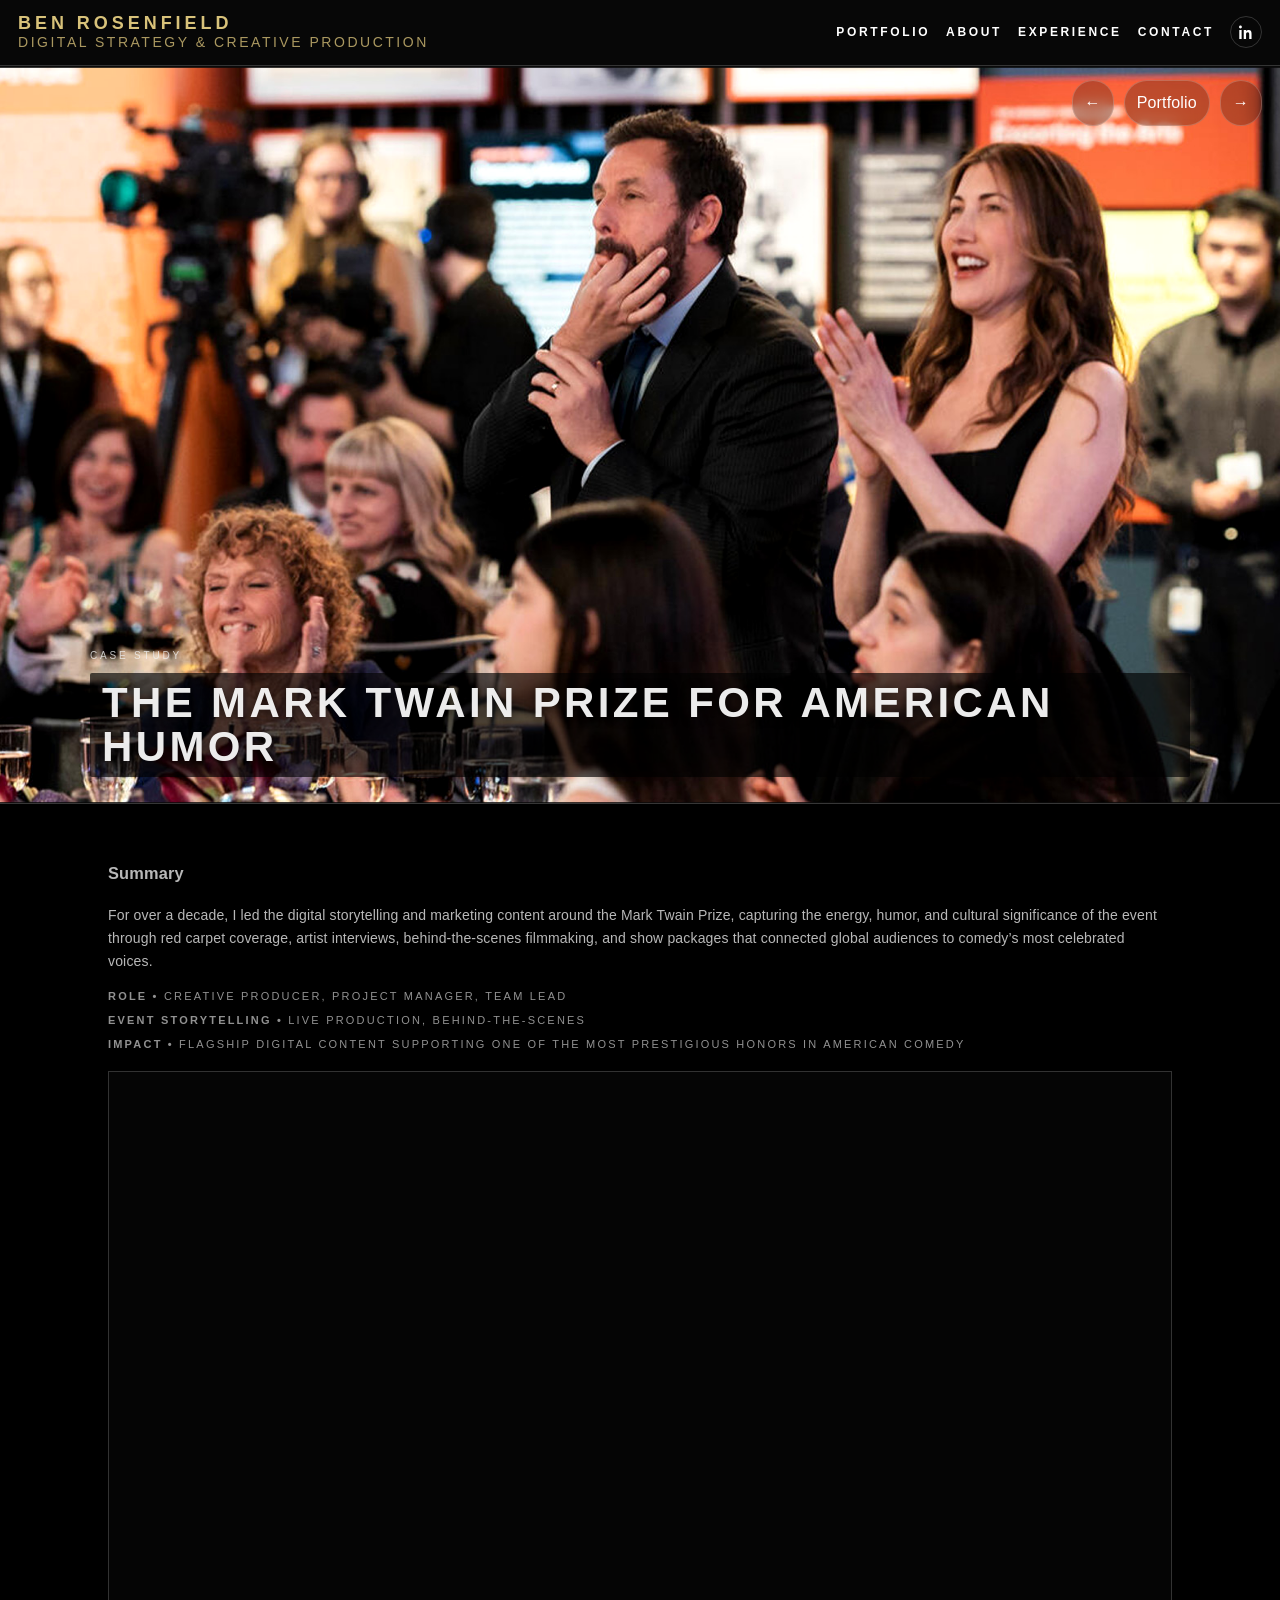
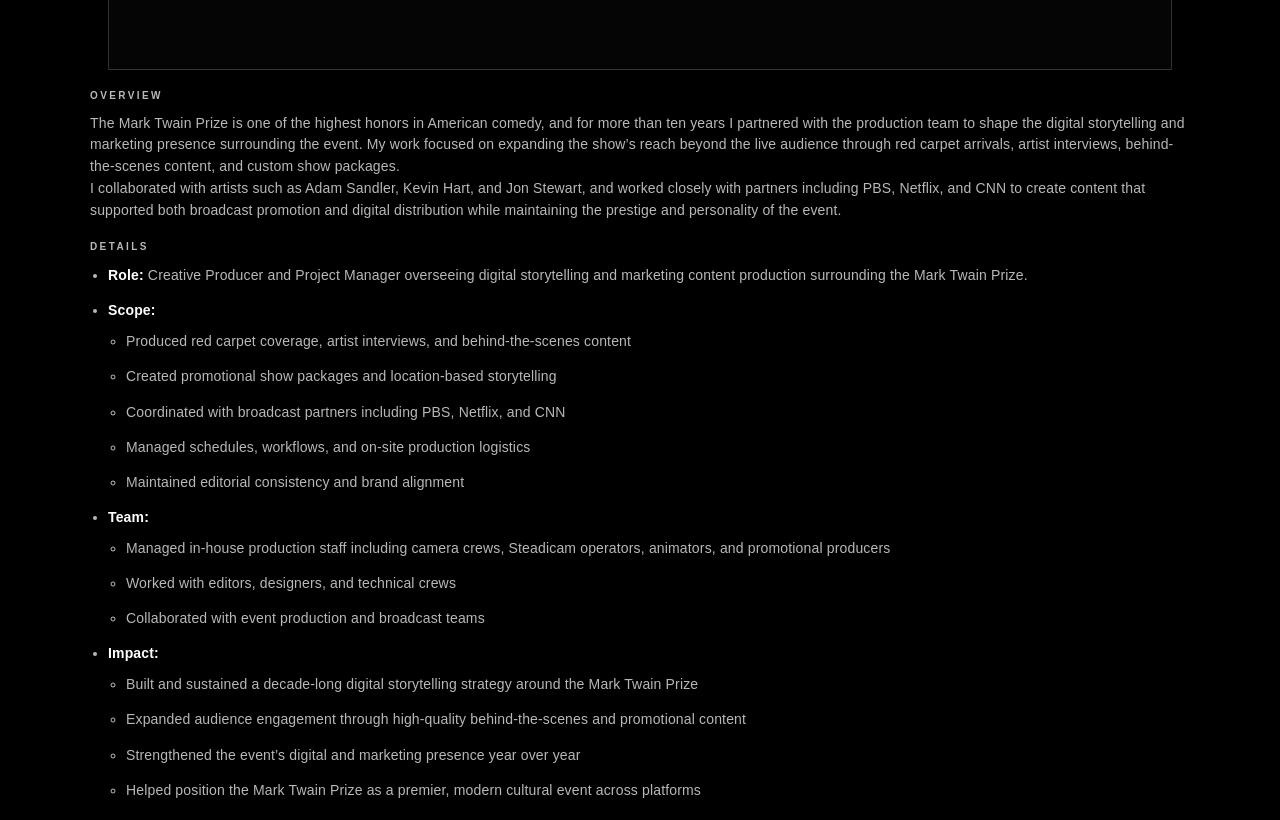
<file: project-4.html>
<!doctype html>
<html lang="en"><head>
<meta charset="utf-8"/><meta name="viewport" content="width=device-width, initial-scale=1"/><meta name="robots" content="noindex, nofollow"/>
<title>Ben Rosenfield — The Mark Twain Prize for American Humor</title><link rel="stylesheet" href="styles.css"/></head>
<body>
<a class="skip" href="#main">Skip to content</a>

  <header class="header">
    <div class="brandwrap">
      <a href="index.html" class="brand">BEN ROSENFIELD</a>
      <div class="tagline">Digital Strategy &amp; Creative Production</div>
    </div>
    <nav class="nav" aria-label="Primary">
      <a href="index.html">Portfolio</a>
      <a href="about.html">About</a>
      <a href="experience.html">Experience</a>
      <a href="contact.html">Contact</a>
      <a href="https://www.linkedin.com/in/brosenfield/" class="pill pill--icon" aria-label="LinkedIn"><svg aria-hidden="true" viewBox="0 0 24 24" focusable="false"><path d="M4.98 3.5C4.98 4.88 3.9 6 2.5 6S0 4.88 0 3.5 1.08 1 2.5 1s2.48 1.12 2.48 2.5zM0.5 8.5h4V24h-4V8.5zM8.5 8.5h3.8v2.1h.1c.5-1 1.9-2.1 4-2.1 4.3 0 5.1 2.8 5.1 6.5V24h-4v-7.5c0-1.8 0-4.1-2.5-4.1s-2.9 1.9-2.9 4V24h-4V8.5z"/></svg></a>
    </nav>
  </header>

<main id="main">
  
  <section class="cover-bleed">
    <div class="project-cover" aria-label="Project cover image">
      <img src="images/project-4.jpg" alt="The Mark Twain Prize for American Humor cover" />
      <div class="cover-nav" aria-label="Project navigation">
        <a href="project-3.html" aria-label="Previous project">←</a>
        <a href="index.html" aria-label="Back to home">Portfolio</a>
        <a href="project-5.html" aria-label="Next project">→</a>
      </div>
      <div class="cover-inner">
        <div class="cover-max">
          <p class="cover-kicker">Case Study</p>
          <h1 class="cover-title"><span class="cover-title-box">The Mark Twain Prize for American Humor</span></h1>
        </div>
      </div>
    </div>
  </section>
<section class="section" style="padding-top:22px;">
      <div class="project-meta">
        <h3>Summary</h3>
        <p>For over a decade, I led the digital storytelling and marketing content around the Mark Twain Prize, capturing the energy, humor, and cultural significance of the event through red carpet coverage, artist interviews, behind-the-scenes filmmaking, and show packages that connected global audiences to comedy’s most celebrated voices.</p>
        <div class="meta-row meta-row--stack">
          <span><strong>Role •</strong> Creative Producer, Project Manager, Team Lead</span>
          <span><strong>Event Storytelling •</strong> Live Production, Behind-the-Scenes</span>
          <span><strong>Impact •</strong> Flagship digital content supporting one of the most prestigious honors in American comedy</span>
        </div>
      
      <div class="embed">
        <div class="embed__frame">
          <iframe
            src="https://www.youtube.com/embed/OZmWPsMsCG8"
            title="YouTube video player"
            loading="lazy"
            allow="accelerometer; autoplay; clipboard-write; encrypted-media; gyroscope; picture-in-picture; web-share"
            referrerpolicy="strict-origin-when-cross-origin"
            allowfullscreen
          ></iframe>
        </div>
      </div>
</div>

    <div class="project-body project-body--stack">
      <div class="panel">
        <h3>Overview</h3>
        <p>The Mark Twain Prize is one of the highest honors in American comedy, and for more than ten years I partnered with the production team to shape the digital storytelling and marketing presence surrounding the event. My work focused on expanding the show’s reach beyond the live audience through red carpet arrivals, artist interviews, behind-the-scenes content, and custom show packages.</p>
        <p>I collaborated with artists such as Adam Sandler, Kevin Hart, and Jon Stewart, and worked closely with partners including PBS, Netflix, and CNN to create content that supported both broadcast promotion and digital distribution while maintaining the prestige and personality of the event.</p>
      </div>
      <div class="panel">
        <h3>Details</h3>
        <ul>
          <li><strong>Role:</strong> Creative Producer and Project Manager overseeing digital storytelling and marketing content production surrounding the Mark Twain Prize.</li>
          <li><strong>Scope:</strong>
            <ul>
              <li>Produced red carpet coverage, artist interviews, and behind-the-scenes content</li>
              <li>Created promotional show packages and location-based storytelling</li>
              <li>Coordinated with broadcast partners including PBS, Netflix, and CNN</li>
              <li>Managed schedules, workflows, and on-site production logistics</li>
              <li>Maintained editorial consistency and brand alignment</li>
            </ul>
          </li>
          <li><strong>Team:</strong>
            <ul>
              <li>Managed in-house production staff including camera crews, Steadicam operators, animators, and promotional producers</li>
              <li>Worked with editors, designers, and technical crews</li>
              <li>Collaborated with event production and broadcast teams</li>
            </ul>
          </li>
          <li><strong>Impact:</strong>
            <ul>
              <li>Built and sustained a decade-long digital storytelling strategy around the Mark Twain Prize</li>
              <li>Expanded audience engagement through high-quality behind-the-scenes and promotional content</li>
              <li>Strengthened the event’s digital and marketing presence year over year</li>
              <li>Helped position the Mark Twain Prize as a premier, modern cultural event across platforms</li>
            </ul>
          </li>
        </ul>
      </div>
    </div>
  </section>
</main>
</body></html>
</file>
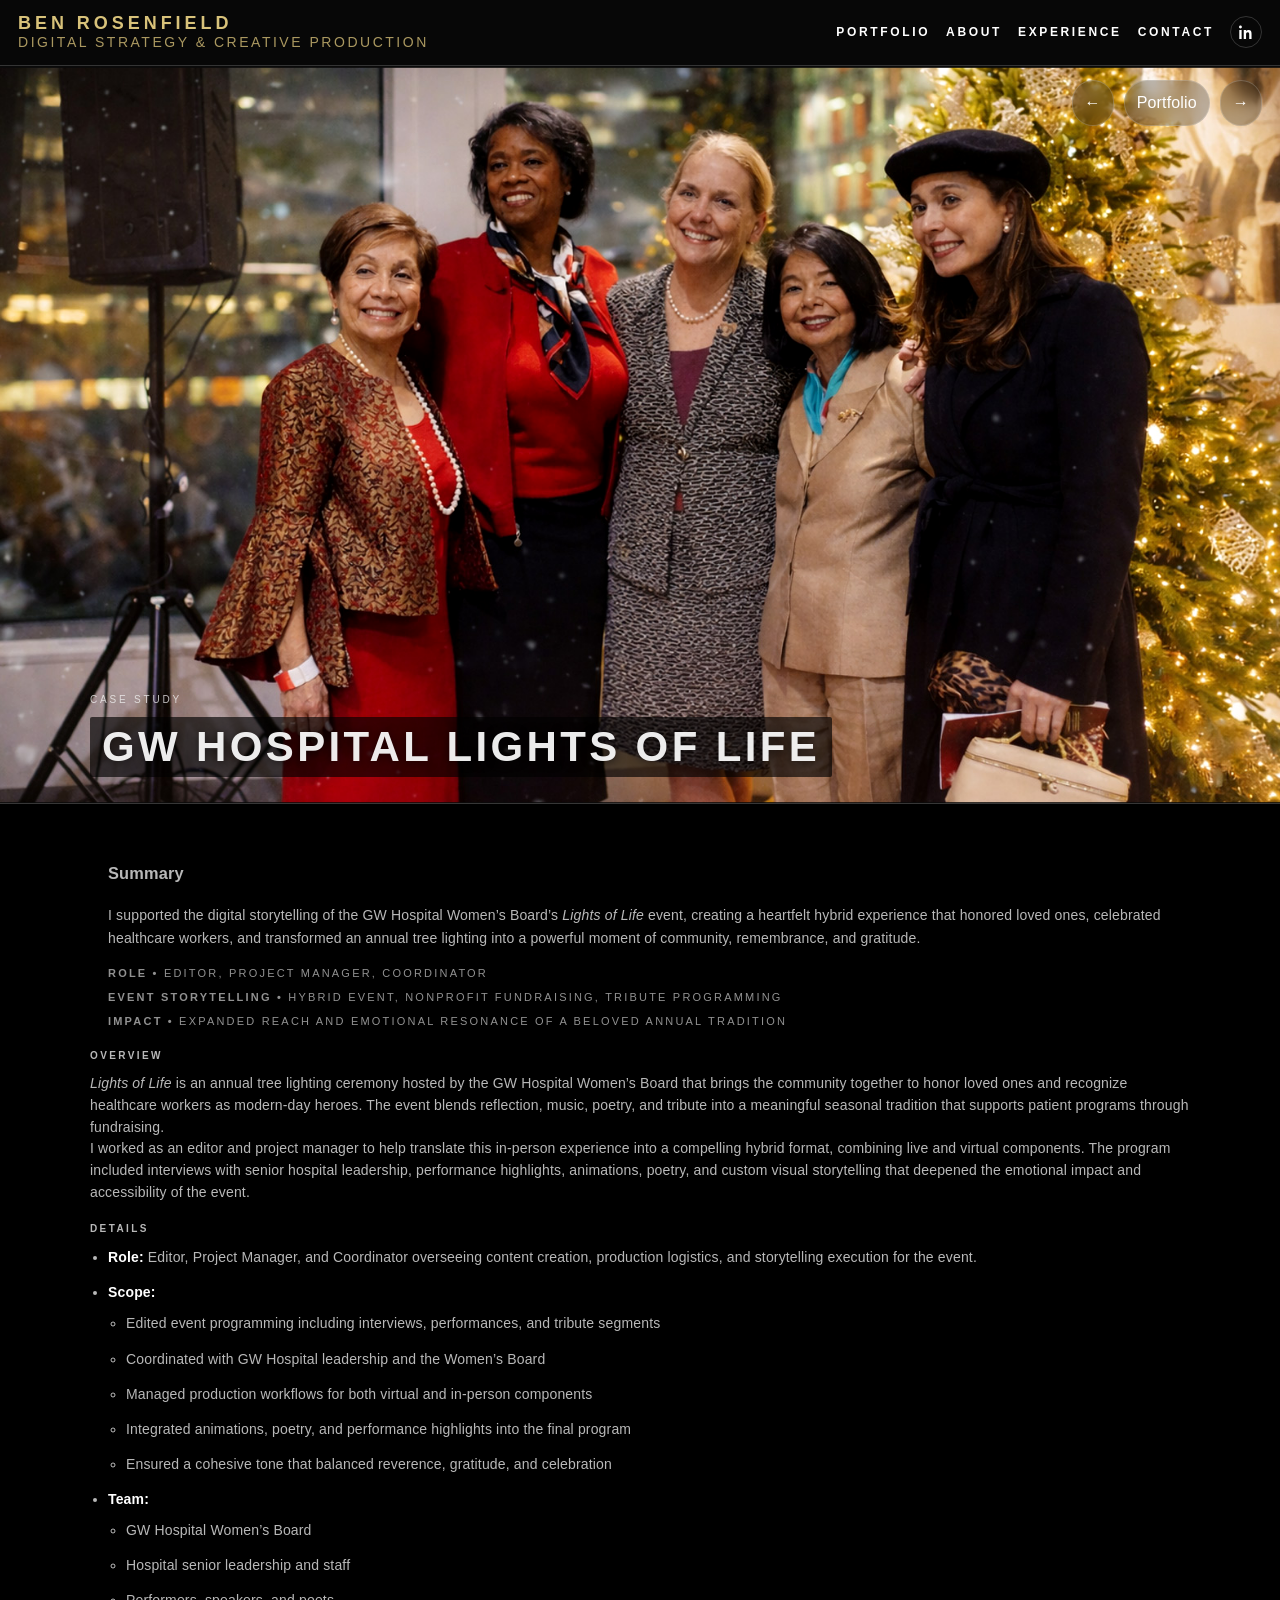
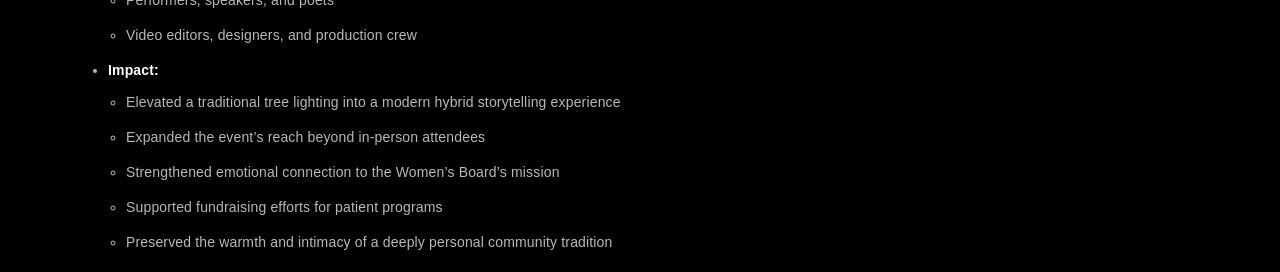
<file: project-5.html>
<!doctype html>
<html lang="en"><head>
<meta charset="utf-8"/><meta name="viewport" content="width=device-width, initial-scale=1"/><meta name="robots" content="noindex, nofollow"/>
<title>Ben Rosenfield — GW Hospital Lights of Life</title><link rel="stylesheet" href="styles.css"/></head>
<body>
<a class="skip" href="#main">Skip to content</a>

  <header class="header">
    <div class="brandwrap">
      <a href="index.html" class="brand">BEN ROSENFIELD</a>
      <div class="tagline">Digital Strategy &amp; Creative Production</div>
    </div>
    <nav class="nav" aria-label="Primary">
      <a href="index.html">Portfolio</a>
      <a href="about.html">About</a>
      <a href="experience.html">Experience</a>
      <a href="contact.html">Contact</a>
      <a href="https://www.linkedin.com/in/brosenfield/" class="pill pill--icon" aria-label="LinkedIn"><svg aria-hidden="true" viewBox="0 0 24 24" focusable="false"><path d="M4.98 3.5C4.98 4.88 3.9 6 2.5 6S0 4.88 0 3.5 1.08 1 2.5 1s2.48 1.12 2.48 2.5zM0.5 8.5h4V24h-4V8.5zM8.5 8.5h3.8v2.1h.1c.5-1 1.9-2.1 4-2.1 4.3 0 5.1 2.8 5.1 6.5V24h-4v-7.5c0-1.8 0-4.1-2.5-4.1s-2.9 1.9-2.9 4V24h-4V8.5z"/></svg></a>
    </nav>
  </header>

<main id="main">
  
  <section class="cover-bleed">
    <div class="project-cover" aria-label="Project cover image">
      <img src="images/project-5.jpg" alt="GW Hospital Lights of Life cover" />
      <div class="cover-nav" aria-label="Project navigation">
        <a href="project-4.html" aria-label="Previous project">←</a>
        <a href="index.html" aria-label="Back to home">Portfolio</a>
        <a href="project-6.html" aria-label="Next project">→</a>
      </div>
      <div class="cover-inner">
        <div class="cover-max">
          <p class="cover-kicker">Case Study</p>
          <h1 class="cover-title"><span class="cover-title-box">GW Hospital Lights of Life</span></h1>
        </div>
      </div>
    </div>
  </section>
<section class="section" style="padding-top:22px;">
      <div class="project-meta">
        <h3>Summary</h3>
        <p>I supported the digital storytelling of the GW Hospital Women’s Board’s <em>Lights of Life</em> event, creating a heartfelt hybrid experience that honored loved ones, celebrated healthcare workers, and transformed an annual tree lighting into a powerful moment of community, remembrance, and gratitude.</p>
        <div class="meta-row meta-row--stack">
          <span><strong>Role •</strong> Editor, Project Manager, Coordinator</span>
          <span><strong>Event Storytelling •</strong> Hybrid Event, Nonprofit Fundraising, Tribute Programming</span>
          <span><strong>Impact •</strong> Expanded reach and emotional resonance of a beloved annual tradition</span>
        </div>
</div>

    <div class="project-body project-body--stack">
      <div class="panel">
        <h3>Overview</h3>
        <p><em>Lights of Life</em> is an annual tree lighting ceremony hosted by the GW Hospital Women’s Board that brings the community together to honor loved ones and recognize healthcare workers as modern-day heroes. The event blends reflection, music, poetry, and tribute into a meaningful seasonal tradition that supports patient programs through fundraising.</p>
        <p>I worked as an editor and project manager to help translate this in-person experience into a compelling hybrid format, combining live and virtual components. The program included interviews with senior hospital leadership, performance highlights, animations, poetry, and custom visual storytelling that deepened the emotional impact and accessibility of the event.</p>
      </div>
      <div class="panel">
        <h3>Details</h3>
        <ul>
          <li><strong>Role:</strong> Editor, Project Manager, and Coordinator overseeing content creation, production logistics, and storytelling execution for the event.</li>
          <li><strong>Scope:</strong>
            <ul>
              <li>Edited event programming including interviews, performances, and tribute segments</li>
              <li>Coordinated with GW Hospital leadership and the Women’s Board</li>
              <li>Managed production workflows for both virtual and in-person components</li>
              <li>Integrated animations, poetry, and performance highlights into the final program</li>
              <li>Ensured a cohesive tone that balanced reverence, gratitude, and celebration</li>
            </ul>
          </li>
          <li><strong>Team:</strong>
            <ul>
              <li>GW Hospital Women’s Board</li>
              <li>Hospital senior leadership and staff</li>
              <li>Performers, speakers, and poets</li>
              <li>Video editors, designers, and production crew</li>
            </ul>
          </li>
          <li><strong>Impact:</strong>
            <ul>
              <li>Elevated a traditional tree lighting into a modern hybrid storytelling experience</li>
              <li>Expanded the event’s reach beyond in-person attendees</li>
              <li>Strengthened emotional connection to the Women’s Board’s mission</li>
              <li>Supported fundraising efforts for patient programs</li>
              <li>Preserved the warmth and intimacy of a deeply personal community tradition</li>
            </ul>
          </li>
        </ul>
      </div>
    </div>
  </section>
</main>
</body></html>
</file>
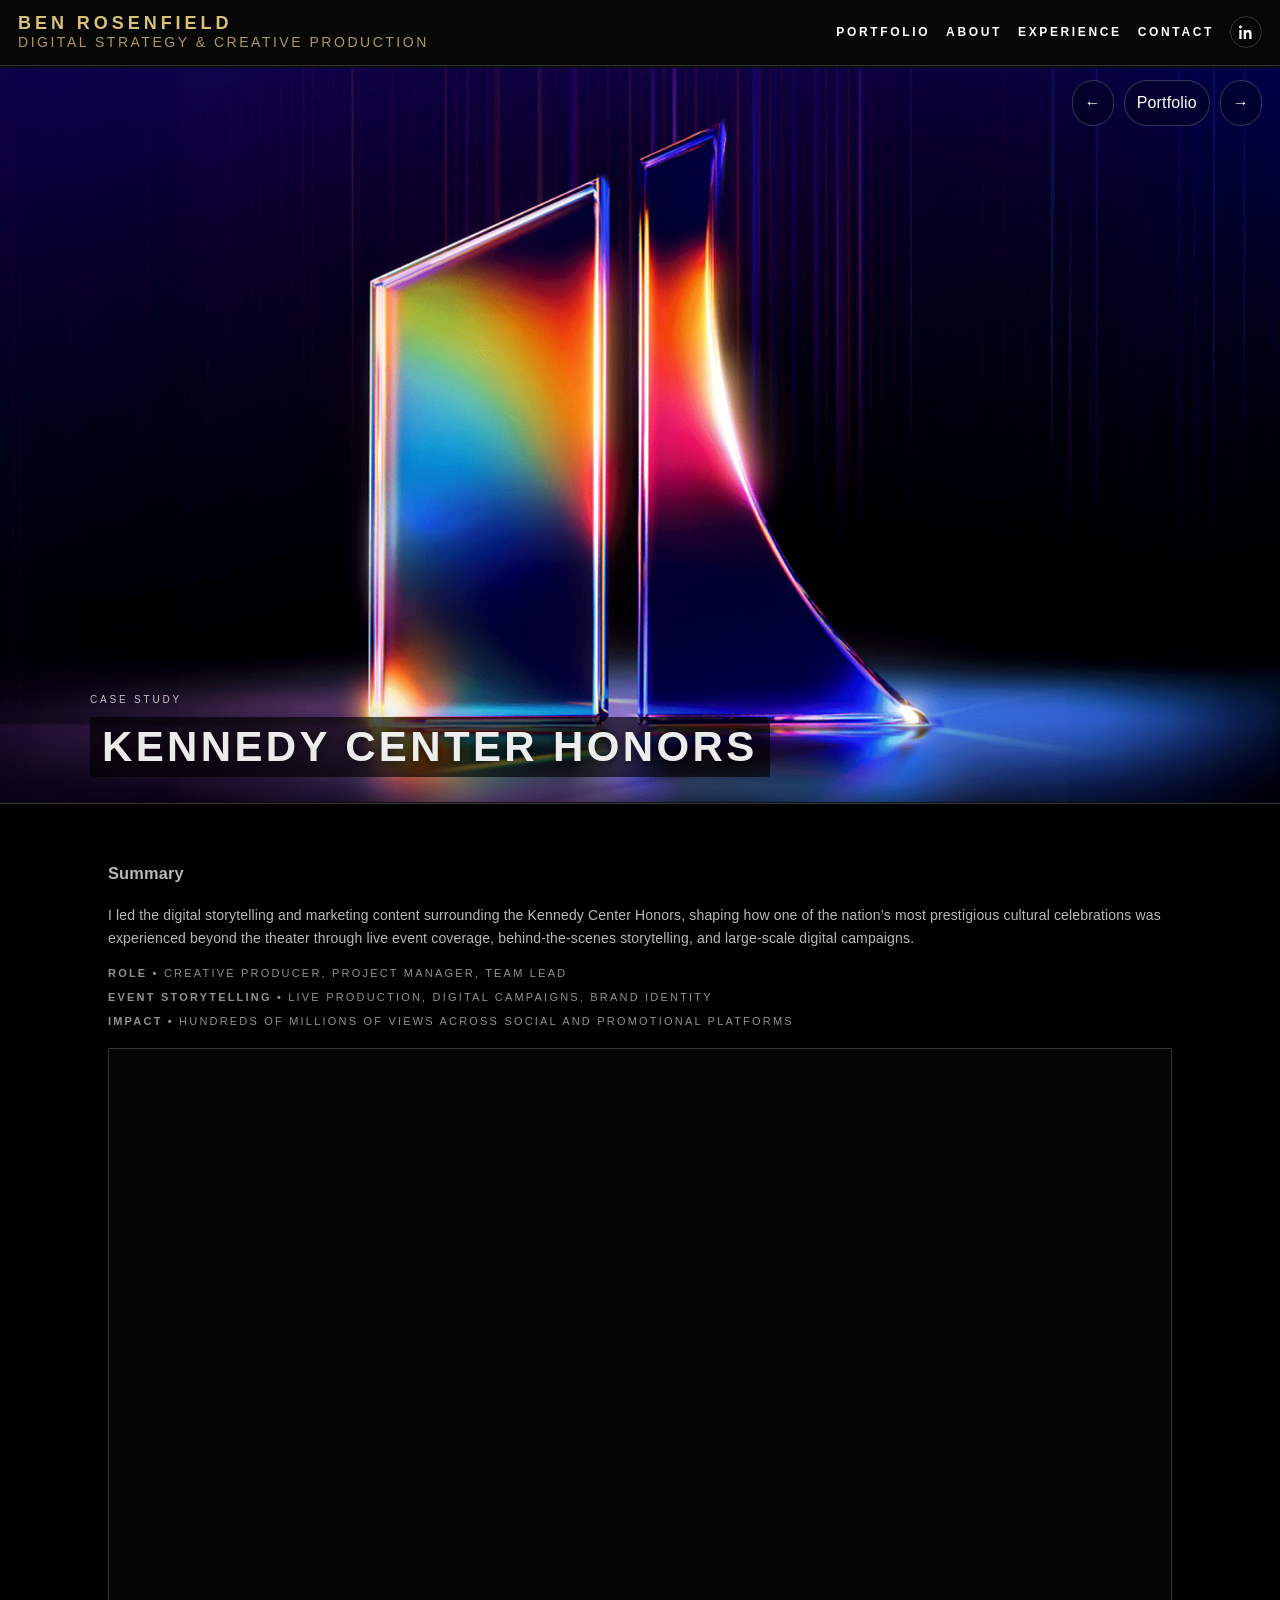
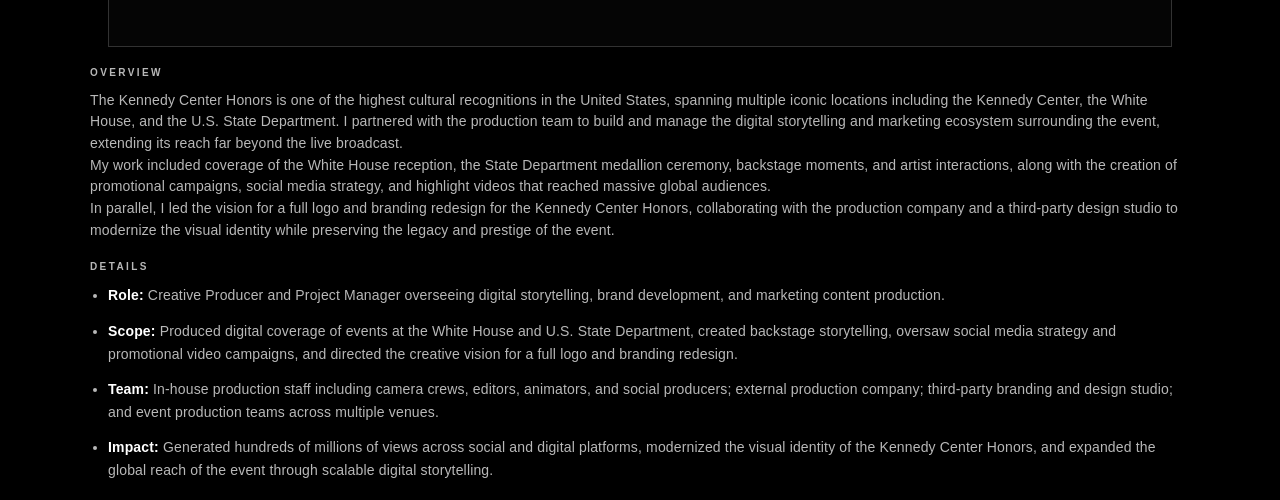
<file: project-6..html>
<!doctype html>
<html lang="en"><head>
<meta charset="utf-8"/><meta name="viewport" content="width=device-width, initial-scale=1"/><meta name="robots" content="noindex, nofollow"/>
<title>Ben Rosenfield — Kennedy Center Honors</title><link rel="stylesheet" href="styles.css"/></head>
<body>
<a class="skip" href="#main">Skip to content</a>

  <header class="header">
    <div class="brandwrap">
      <a href="index.html" class="brand">BEN ROSENFIELD</a>
      <div class="tagline">Digital Strategy &amp; Creative Production</div>
    </div>
    <nav class="nav" aria-label="Primary">
      <a href="index.html">Portfolio</a>
      <a href="about.html">About</a>
      <a href="experience.html">Experience</a>
      <a href="contact.html">Contact</a>
      <a href="https://www.linkedin.com/in/brosenfield/" class="pill pill--icon" aria-label="LinkedIn"><svg aria-hidden="true" viewBox="0 0 24 24" focusable="false"><path d="M4.98 3.5C4.98 4.88 3.9 6 2.5 6S0 4.88 0 3.5 1.08 1 2.5 1s2.48 1.12 2.48 2.5zM0.5 8.5h4V24h-4V8.5zM8.5 8.5h3.8v2.1h.1c.5-1 1.9-2.1 4-2.1 4.3 0 5.1 2.8 5.1 6.5V24h-4v-7.5c0-1.8 0-4.1-2.5-4.1s-2.9 1.9-2.9 4V24h-4V8.5z"/></svg></a>
    </nav>
  </header>

<main id="main">
  
  <section class="cover-bleed">
    <div class="project-cover" aria-label="Project cover image">
      <img src="images/project-6.jpg" alt="Kennedy Center Honors cover" />
      <div class="cover-nav" aria-label="Project navigation">
        <a href="project-5.html" aria-label="Previous project">←</a>
        <a href="index.html" aria-label="Back to home">Portfolio</a>
        <a href="project-7.html" aria-label="Next project">→</a>
      </div>
      <div class="cover-inner">
        <div class="cover-max">
          <p class="cover-kicker">Case Study</p>
          <h1 class="cover-title"><span class="cover-title-box">Kennedy Center Honors</span></h1>
        </div>
      </div>
    </div>
  </section>
<section class="section" style="padding-top:22px;">
      <div class="project-meta">
        <h3>Summary</h3>
        <p>I led the digital storytelling and marketing content surrounding the Kennedy Center Honors, shaping how one of the nation’s most prestigious cultural celebrations was experienced beyond the theater through live event coverage, behind-the-scenes storytelling, and large-scale digital campaigns.</p>
        <div class="meta-row meta-row--stack">
          <span><strong>Role •</strong> Creative Producer, Project Manager, Team Lead</span>
          <span><strong>Event Storytelling •</strong> Live Production, Digital Campaigns, Brand Identity</span>
          <span><strong>Impact •</strong> Hundreds of millions of views across social and promotional platforms</span>
        </div>
      
      <div class="embed">
        <div class="embed__frame">
          <iframe
            src="https://www.youtube.com/embed/rbUZBGkKO9M"
            title="YouTube video player"
            loading="lazy"
            allow="accelerometer; autoplay; clipboard-write; encrypted-media; gyroscope; picture-in-picture; web-share"
            referrerpolicy="strict-origin-when-cross-origin"
            allowfullscreen
          ></iframe>
        </div>
      </div>
</div>

    <div class="project-body project-body--stack">
      <div class="panel">
        <h3>Overview</h3>
        <p>The Kennedy Center Honors is one of the highest cultural recognitions in the United States, spanning multiple iconic locations including the Kennedy Center, the White House, and the U.S. State Department. I partnered with the production team to build and manage the digital storytelling and marketing ecosystem surrounding the event, extending its reach far beyond the live broadcast.</p>
        <p>My work included coverage of the White House reception, the State Department medallion ceremony, backstage moments, and artist interactions, along with the creation of promotional campaigns, social media strategy, and highlight videos that reached massive global audiences.</p>
        <p>In parallel, I led the vision for a full logo and branding redesign for the Kennedy Center Honors, collaborating with the production company and a third-party design studio to modernize the visual identity while preserving the legacy and prestige of the event.</p>
      </div>
      <div class="panel">
        <h3>Details</h3>
        <ul>
          <li><strong>Role:</strong> Creative Producer and Project Manager overseeing digital storytelling, brand development, and marketing content production.</li>
          <li><strong>Scope:</strong> Produced digital coverage of events at the White House and U.S. State Department, created backstage storytelling, oversaw social media strategy and promotional video campaigns, and directed the creative vision for a full logo and branding redesign.</li>
          <li><strong>Team:</strong> In-house production staff including camera crews, editors, animators, and social producers; external production company; third-party branding and design studio; and event production teams across multiple venues.</li>
          <li><strong>Impact:</strong> Generated hundreds of millions of views across social and digital platforms, modernized the visual identity of the Kennedy Center Honors, and expanded the global reach of the event through scalable digital storytelling.</li>
        </ul>
      </div>
    </div>
  </section>
</main>
</body></html>
</file>
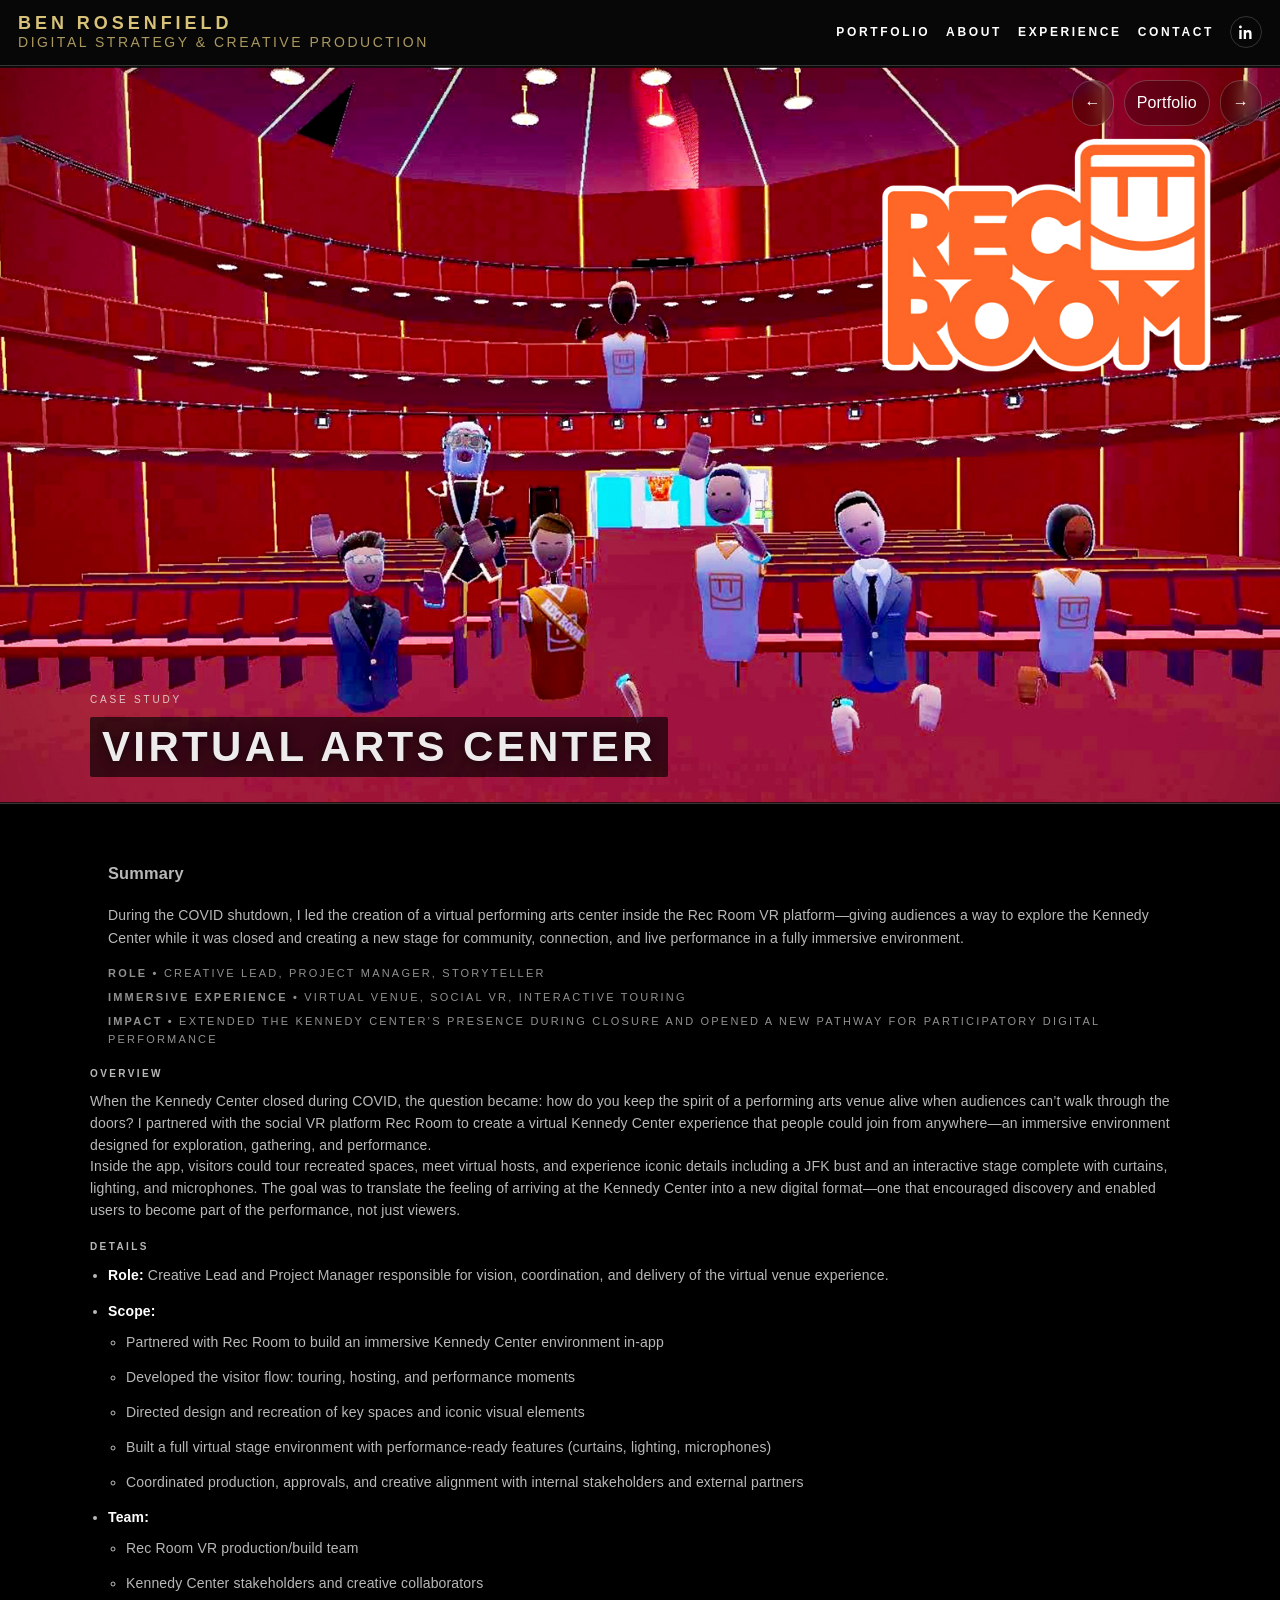
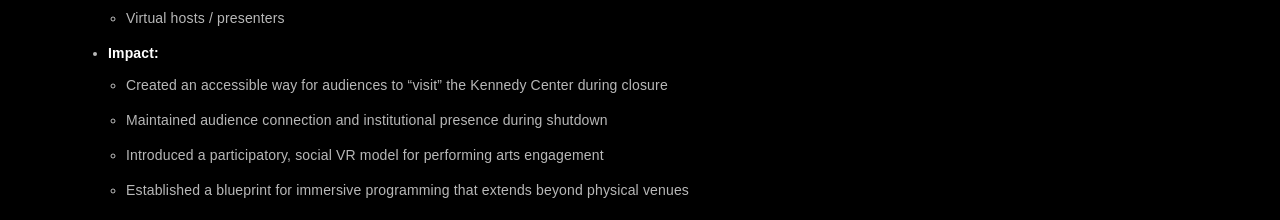
<file: project-8.html>
<!doctype html>
<html lang="en"><head>
<meta charset="utf-8"/><meta name="viewport" content="width=device-width, initial-scale=1"/><meta name="robots" content="noindex, nofollow"/>
<title>Ben Rosenfield — Virtual Arts Center</title><link rel="stylesheet" href="styles.css"/></head>
<body>
<a class="skip" href="#main">Skip to content</a>

  <header class="header">
    <div class="brandwrap">
      <a href="index.html" class="brand">BEN ROSENFIELD</a>
      <div class="tagline">Digital Strategy &amp; Creative Production</div>
    </div>
    <nav class="nav" aria-label="Primary">
      <a href="index.html">Portfolio</a>
      <a href="about.html">About</a>
      <a href="experience.html">Experience</a>
      <a href="contact.html">Contact</a>
      <a href="https://www.linkedin.com/in/brosenfield/" class="pill pill--icon" aria-label="LinkedIn"><svg aria-hidden="true" viewBox="0 0 24 24" focusable="false"><path d="M4.98 3.5C4.98 4.88 3.9 6 2.5 6S0 4.88 0 3.5 1.08 1 2.5 1s2.48 1.12 2.48 2.5zM0.5 8.5h4V24h-4V8.5zM8.5 8.5h3.8v2.1h.1c.5-1 1.9-2.1 4-2.1 4.3 0 5.1 2.8 5.1 6.5V24h-4v-7.5c0-1.8 0-4.1-2.5-4.1s-2.9 1.9-2.9 4V24h-4V8.5z"/></svg></a>
    </nav>
  </header>

<main id="main">
  
  <section class="cover-bleed">
    <div class="project-cover" aria-label="Project cover image">
      <img src="images/project-8.jpg" alt="Virtual Arts Center cover" />
      <div class="cover-nav" aria-label="Project navigation">
        <a href="project-7.html" aria-label="Previous project">←</a>
        <a href="index.html" aria-label="Back to home">Portfolio</a>
        <a href="project-1.html" aria-label="Next project">→</a>
      </div>
      <div class="cover-inner">
        <div class="cover-max">
          <p class="cover-kicker">Case Study</p>
          <h1 class="cover-title"><span class="cover-title-box">Virtual Arts Center</span></h1>
        </div>
      </div>
    </div>
  </section>
<section class="section" style="padding-top:22px;">
      <div class="project-meta">
        <h3>Summary</h3>
        <p>During the COVID shutdown, I led the creation of a virtual performing arts center inside the Rec Room VR platform—giving audiences a way to explore the Kennedy Center while it was closed and creating a new stage for community, connection, and live performance in a fully immersive environment.</p>
        <div class="meta-row meta-row--stack">
          <span><strong>Role •</strong> Creative Lead, Project Manager, Storyteller</span>
          <span><strong>Immersive Experience •</strong> Virtual Venue, Social VR, Interactive Touring</span>
          <span><strong>Impact •</strong> Extended the Kennedy Center’s presence during closure and opened a new pathway for participatory digital performance</span>
        </div>
</div>

    <div class="project-body project-body--stack">
      <div class="panel">
        <h3>Overview</h3>
        <p>When the Kennedy Center closed during COVID, the question became: how do you keep the spirit of a performing arts venue alive when audiences can’t walk through the doors? I partnered with the social VR platform Rec Room to create a virtual Kennedy Center experience that people could join from anywhere—an immersive environment designed for exploration, gathering, and performance.</p>
        <p>Inside the app, visitors could tour recreated spaces, meet virtual hosts, and experience iconic details including a JFK bust and an interactive stage complete with curtains, lighting, and microphones. The goal was to translate the feeling of arriving at the Kennedy Center into a new digital format—one that encouraged discovery and enabled users to become part of the performance, not just viewers.</p>
      </div>
      <div class="panel">
        <h3>Details</h3>
        <ul>
          <li><strong>Role:</strong> Creative Lead and Project Manager responsible for vision, coordination, and delivery of the virtual venue experience.</li>
          <li><strong>Scope:</strong>
            <ul>
              <li>Partnered with Rec Room to build an immersive Kennedy Center environment in-app</li>
              <li>Developed the visitor flow: touring, hosting, and performance moments</li>
              <li>Directed design and recreation of key spaces and iconic visual elements</li>
              <li>Built a full virtual stage environment with performance-ready features (curtains, lighting, microphones)</li>
              <li>Coordinated production, approvals, and creative alignment with internal stakeholders and external partners</li>
            </ul>
          </li>
          <li><strong>Team:</strong>
            <ul>
              <li>Rec Room VR production/build team</li>
              <li>Kennedy Center stakeholders and creative collaborators</li>
              <li>Virtual hosts / presenters</li>
            </ul>
          </li>
          <li><strong>Impact:</strong>
            <ul>
              <li>Created an accessible way for audiences to “visit” the Kennedy Center during closure</li>
              <li>Maintained audience connection and institutional presence during shutdown</li>
              <li>Introduced a participatory, social VR model for performing arts engagement</li>
              <li>Established a blueprint for immersive programming that extends beyond physical venues</li>
            </ul>
          </li>
        </ul>
      </div>
    </div>
  </section>
</main>
</body></html>
</file>
<file: styles.css>
:root{
  --bg:#000000; --fg:#ffffff; --muted:rgba(255,255,255,.72); --hair:rgba(255,255,255,.18); --max:1100px;
}
*{box-sizing:border-box}
html{scroll-behavior:smooth}
body{
  margin:0;
  background:var(--bg);
  color:var(--fg);
  font-family:"Suisse Int'l","Helvetica Neue",Helvetica,Arial,sans-serif;
  line-height:1.5;
  font-weight:400;
  letter-spacing:.01em;
}
a{color:var(--fg);text-decoration:none}
a:hover{opacity:.9}
.skip{position:absolute;left:-999px;top:auto;width:1px;height:1px;overflow:hidden}
.skip:focus{left:16px;top:16px;width:auto;height:auto;padding:10px 12px;background:#fff;color:#000;z-index:9999}
.header{position:sticky;top:0;z-index:10;display:flex;align-items:center;justify-content:space-between;gap:18px;padding:14px 18px;border-bottom:1px solid var(--hair);background:rgba(8,8,8,.9);backdrop-filter:blur(10px)}
.brandwrap{display:flex;flex-direction:column;gap:2px}
.brand{font-weight:600;letter-spacing:.22em;text-transform:uppercase;font-size:18px;line-height:1;color:#d8c27a}
.tagline{color:rgba(216,194,122,.78);font-size:14px;letter-spacing:.18em;text-transform:uppercase;line-height:1.2}
.nav{display:flex;gap:16px;flex-wrap:wrap;align-items:center}
.nav a{font-size:12px;letter-spacing:.22em;text-transform:uppercase;color:var(--fg);font-weight:700}
.nav a:hover{color:rgba(255,255,255,.85)}
.nav a[aria-current="page"]{color:#d8c27a}
.nav .pill{border:1px solid var(--hair);padding:8px 10px;border-radius:999px}
.nav .pill--icon{display:inline-flex;align-items:center;justify-content:center;padding:8px;width:32px;height:32px}
.nav .pill--icon svg{width:14px;height:14px;fill:currentColor}
.hero{padding:34px 18px 18px;border-bottom:1px solid var(--hair)}
.hero__inner{max-width:none;margin:0}
.hero h1{margin:0;font-size:42px;letter-spacing:.02em;font-weight:600}
.hero__sub{margin:8px 0 0;color:var(--muted);font-size:13px;max-width:none;letter-spacing:.02em}
.section{padding:46px 18px 18px;border-bottom:none}
.section--flush{padding-top:0}
.section__head{max-width:var(--max);margin:0 auto 18px}
.section h2{margin:0;font-size:18px;font-weight:600;letter-spacing:.14em;text-transform:uppercase}
.subhead{margin:8px 0 0;color:var(--muted);max-width:80ch;letter-spacing:.02em;font-size:12px}
.bleed{width:100vw;margin-left:calc(50% - 50vw);margin-right:calc(50% - 50vw)}
.grid{display:grid;grid-template-columns:repeat(2,1fr);gap:2px;background:var(--hair)}
@media (max-width: 700px){.grid{grid-template-columns:1fr} .hero h1{font-size:44px}}}

.card{display:block;background:rgba(255,255,255,.02)}
.card__media{aspect-ratio:16/9;overflow:hidden;position:relative;background:linear-gradient(135deg,rgba(255,255,255,.06),rgba(255,255,255,.02))}
.card__media img{width:100%;height:100%;object-fit:cover;transform:scale(1.02);transition:transform .35s ease,opacity .35s ease,filter .35s ease;opacity:.92;filter:saturate(.9) contrast(1.02)}
.card:hover .card__media img{transform:scale(1.06);opacity:1;filter:saturate(1) contrast(1.06)}
.overlay{
  position:absolute;
  left:14px;
  bottom:14px;
  width:fit-content;
  max-width:calc(100% - 28px);
  font-size:12px;
  font-weight:700;
  font-family:"Space Grotesk","Suisse Int'l","Helvetica Neue",Helvetica,Arial,sans-serif;
  letter-spacing:.22em;
  text-transform:uppercase;
  color:rgba(255,255,255,.92);
  text-shadow:0 1px 10px rgba(0,0,0,.6);
  background:rgba(0,0,0,.65);
  padding:8px 10px;
  border-radius:2px;
}
.card__title{padding:14px 18px 16px;font-size:12px;letter-spacing:.14em;text-transform:uppercase;border-top:1px solid var(--hair);color:var(--muted)}
.card:hover .card__title{color:var(--fg)}
.project-hero{padding:40px 18px 18px;border-bottom:1px solid var(--hair)}
.project-hero__inner{max-width:var(--max);margin:0 auto;display:flex;justify-content:space-between;gap:18px;flex-wrap:wrap;align-items:flex-end}
.project-hero h1{margin:0;font-size:28px;font-weight:600;letter-spacing:.06em;text-transform:uppercase}
.project-nav{display:flex;gap:10px;align-items:center}
.arrow{border:1px solid var(--hair);padding:10px 12px;border-radius:999px;color:var(--fg)}
.arrow:hover{background:rgba(255,255,255,.06)}
.project-media{max-width:var(--max);margin:18px auto 0;border:1px solid var(--hair);background:rgba(255,255,255,.02);aspect-ratio:16/9;overflow:hidden}
.project-media img{width:100%;height:100%;object-fit:cover;display:block}
.project-body{max-width:var(--max);margin:18px auto 0;display:grid;grid-template-columns:1.2fr .8fr;gap:18px}
.project-body--stack{grid-template-columns:1fr}
@media (max-width: 900px){.project-body{grid-template-columns:1fr}}
.panel{border:none;background:transparent;padding:0}
.panel h3{margin:0 0 10px;font-size:10px;letter-spacing:.24em;text-transform:uppercase;color:var(--muted);font-weight:700}
.panel p{margin:0;color:var(--muted);font-size:14px;line-height:1.55}
.panel ul{margin:10px 0 0;padding-left:18px;color:var(--muted);font-size:14px;line-height:1.65}
.panel ul > li{margin-top:12px}
.panel ul > li:first-child{margin-top:0}
.panel ul ul{margin-top:8px}
.panel strong{color:var(--fg)}
.about-wrap{max-width:var(--max);margin:0 auto;display:grid;grid-template-columns:.9fr 1.1fr;gap:18px;align-items:stretch}
.about-top .block h3:not(:first-child){margin-top:28px}
@media (max-width: 900px){.about-wrap{grid-template-columns:1fr}}
.photo{border:none;background:transparent;overflow:hidden;display:flex}
.photo img{width:100%;height:100%;object-fit:cover;display:block}
.block{border:none;background:transparent;padding:0}
.block h3{margin:0 0 10px;font-size:10px;letter-spacing:.24em;text-transform:uppercase;color:var(--muted);font-weight:700}
.block p{margin:0;color:var(--muted);font-size:14px;line-height:1.65}
.block ul{margin:10px 0 0;color:var(--muted);font-size:14px;line-height:1.65}
.linkedin-link{display:inline-flex;align-items:center;gap:8px;color:var(--fg);letter-spacing:.16em;text-transform:uppercase;font-size:10px}
.linkedin-link svg{width:18px;height:18px;fill:currentColor}
.awards-image{margin-top:14px;border:none;padding:0;background:transparent}
.awards-image img{width:92%;height:auto;display:block;margin:0 auto}
.logo-grid{display:grid;grid-template-columns:repeat(4,1fr);gap:10px}
@media (max-width: 900px){.logo-grid{grid-template-columns:repeat(3,1fr)}}
@media (max-width: 600px){.logo-grid{grid-template-columns:repeat(2,1fr)}}
.logo{border:1px solid var(--hair);background:rgba(255,255,255,.02);aspect-ratio:16/9;display:grid;place-items:center;overflow:hidden}
.logo img{max-width:80%;max-height:70%;opacity:.9;filter:grayscale(10%) contrast(1.05)}
.form{max-width:var(--max);margin:0 auto;border:none;padding:0;background:transparent}
.field{display:grid;gap:6px;margin-bottom:12px}
label{color:var(--muted);font-size:10px;letter-spacing:.22em;text-transform:uppercase}
input,textarea{width:100%;background:rgba(255,255,255,.02);border:1px solid var(--hair);color:var(--fg);padding:12px 12px;font-size:14px;outline:none}
input:focus,textarea:focus{border-color:rgba(242,242,242,.35)}
textarea{min-height:140px;resize:vertical}
.actions{display:flex;gap:12px;flex-wrap:wrap;align-items:center}
button{background:rgba(255,255,255,.10);border:1px solid rgba(255,255,255,.22);color:var(--fg);padding:12px 14px;letter-spacing:.20em;text-transform:uppercase;font-size:10px;cursor:pointer}
button:hover{background:rgba(255,255,255,.14)}
.footer{padding:18px;display:flex;justify-content:space-between;gap:18px;flex-wrap:wrap;color:var(--muted)}
.footer a{color:var(--muted)}

.content{max-width:var(--max);margin:0 auto;display:grid;gap:18px}
.content--two{grid-template-columns:1fr 1fr}
@media (max-width: 900px){.content--two{grid-template-columns:1fr}}
.rule{border-top:1px solid var(--hair); margin:0}

@keyframes logo-strip-scroll{
  0%{transform:translateX(0)}
  100%{transform:translateX(-50%)}
}
.logo-strip{
  border-top:none;
  border-bottom:1px solid var(--hair);
  background:rgba(255,255,255,.02);
  padding:18px 0 10px;
  overflow:hidden;
}
.logo-strip__track{
  display:flex;
  width:max-content;
  animation:logo-strip-scroll 80s linear infinite;
  padding:0 18px;
}
.logo-strip__track img{
  height:72px;
  width:auto;
  display:block;
  opacity:.92;
}
@media (max-width: 700px){
  .logo-strip__track img{height:56px}
  .logo-strip__track{animation-duration:100s}
}


/* GoodFight-style project cover */
.cover-bleed{width:100vw;margin-left:calc(50% - 50vw);margin-right:calc(50% - 50vw)}
.project-cover{
  position:relative;
  height:min(82vh, 820px);
  border-bottom:1px solid var(--hair);
  overflow:hidden;
  background: #0a0a0a;
}
.project-cover img{
  position:absolute; inset:0;
  width:100%; height:100%;
  object-fit:contain;
  transform:scale(1.02);
  filter:saturate(.95) contrast(1.05);
}
.project-cover::after{
  content:"";
  position:absolute; inset:0;
  background:none;
}
.cover-inner{
  position:relative;
  height:100%;
  display:flex;
  flex-direction:column;
  justify-content:flex-end;
  padding:22px 18px 26px;
}
.cover-max{max-width:var(--max); margin:0 auto; width:100%}
.cover-kicker{
  color:rgba(242,242,242,.78);
  font-size:10px;
  letter-spacing:.28em;
  text-transform:uppercase;
  margin:0 0 10px;
}
.cover-title{
  margin:0;
  font-size:42px;
  font-weight:600;
  letter-spacing:.08em;
  line-height:1.05;
  text-transform:uppercase;
}
.cover-title-box{
  display:inline-block;
  background:rgba(0,0,0,.65);
  color:rgba(255,255,255,.92);
  padding:8px 12px;
  border-radius:2px;
  text-shadow:0 1px 10px rgba(0,0,0,.6);
}
@media (max-width: 700px){ .cover-title{font-size:32px} }

.cover-nav{
  position:absolute;
  top:14px;
  right:18px;
  display:flex;
  gap:10px;
  z-index:2;
}
.cover-nav a{
  border:1px solid rgba(242,242,242,.22);
  background:rgba(0,0,0,.25);
  padding:10px 12px;
  border-radius:999px;
  color:var(--fg);
  backdrop-filter: blur(8px);
}
.cover-nav a:hover{background:rgba(0,0,0,.40)}

/* Make project section feel like a quiet caption area */
.project-meta{
  max-width:var(--max);
  margin:0 auto;
  padding:18px 18px 0;
  color:var(--muted);
  font-size:14px;
  line-height:1.65;
}
.project-meta .meta-row{
  display:flex;
  gap:10px;
  flex-wrap:wrap;
  font-size:11px;
  letter-spacing:.20em;
  text-transform:uppercase;
  color:rgba(242,242,242,.60);
  margin-top:10px;
}
.project-meta .meta-row--stack{
  flex-direction:column;
  align-items:flex-start;
  gap:6px;
}

/* Tighter hero variant (used on About) */
.hero--tight{padding:34px 18px 18px;border-bottom:1px solid var(--hair)}
.hero--tight .hero__inner{max-width:none;margin:0}
.hero--tight h1{font-size:40px}
.hero--tight .hero__sub{font-size:13px;max-width:none}
@media (max-width: 700px){ .hero--tight h1{font-size:32px} }

/* Global tighter hero */
@media (max-width: 700px){ .hero h1{font-size:32px} }

/* About page layout */
.about-card{max-width:var(--max);margin:0 auto;border:3px solid #ffffff;background:rgba(255,255,255,.02);padding:16px}
.about-top{display:grid;grid-template-columns:.9fr 1.1fr;gap:18px;align-items:stretch}
.about-bottom{max-width:var(--max);margin:18px auto 0;display:grid;grid-template-columns:1fr 1fr;gap:18px;align-items:start}
@media (max-width: 900px){
  .about-top{grid-template-columns:1fr}
  .about-bottom{grid-template-columns:1fr}
}

/* Responsive video embed */
.embed{
  max-width:var(--max);
  margin:18px auto 0;
}
.embed__frame{
  border:1px solid var(--hair);
  background:rgba(255,255,255,.02);
  aspect-ratio:16 / 9;
  overflow:hidden;
}
.playlist-player{display:grid;gap:14px}
.playlist-strip{
  display:flex;
  gap:8px;
  overflow-x:auto;
  padding:10px 18px 14px;
  scroll-snap-type:x mandatory;
}
.playlist-tile{
  scroll-snap-align:start;
  flex:0 0 260px;
  border:1px solid rgba(255,255,255,.08);
  background:rgba(255,255,255,.015);
  padding:10px;
  display:grid;
  gap:8px;
  text-align:left;
  color:var(--fg);
  cursor:pointer;
}
.playlist-tile img{
  width:100%;
  height:auto;
  display:block;
  border-radius:2px;
}
.playlist-tile span{
  font-size:13px;
  letter-spacing:.10em;
  text-transform:uppercase;
  font-weight:700;
}
.playlist-tile.is-active{
  border-color:rgba(255,255,255,.22);
  background:rgba(255,255,255,.04);
}
.embed__frame iframe{
  width:100%;
  height:100%;
  border:0;
  display:block;
}
.embed__note{
  margin:10px 0 0;
  color:var(--muted);
  font-size:13px;
}
</file>
